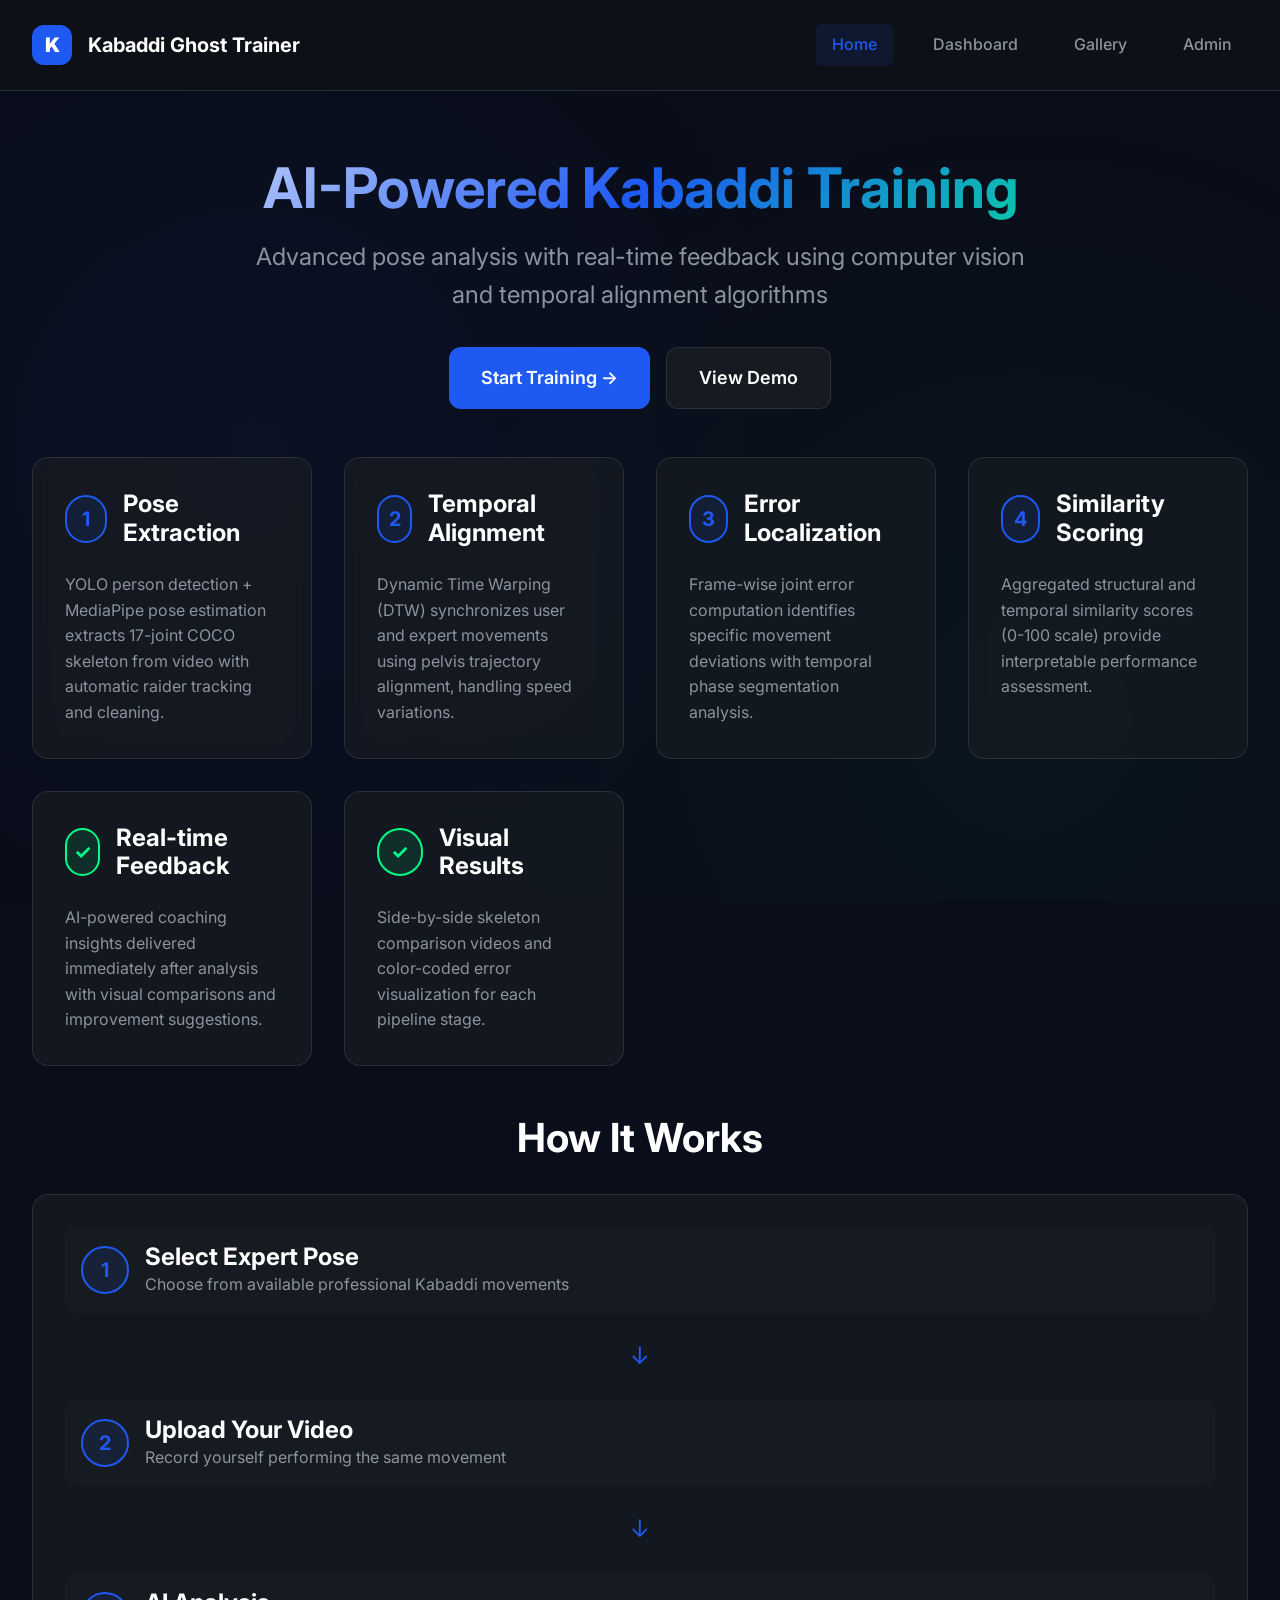
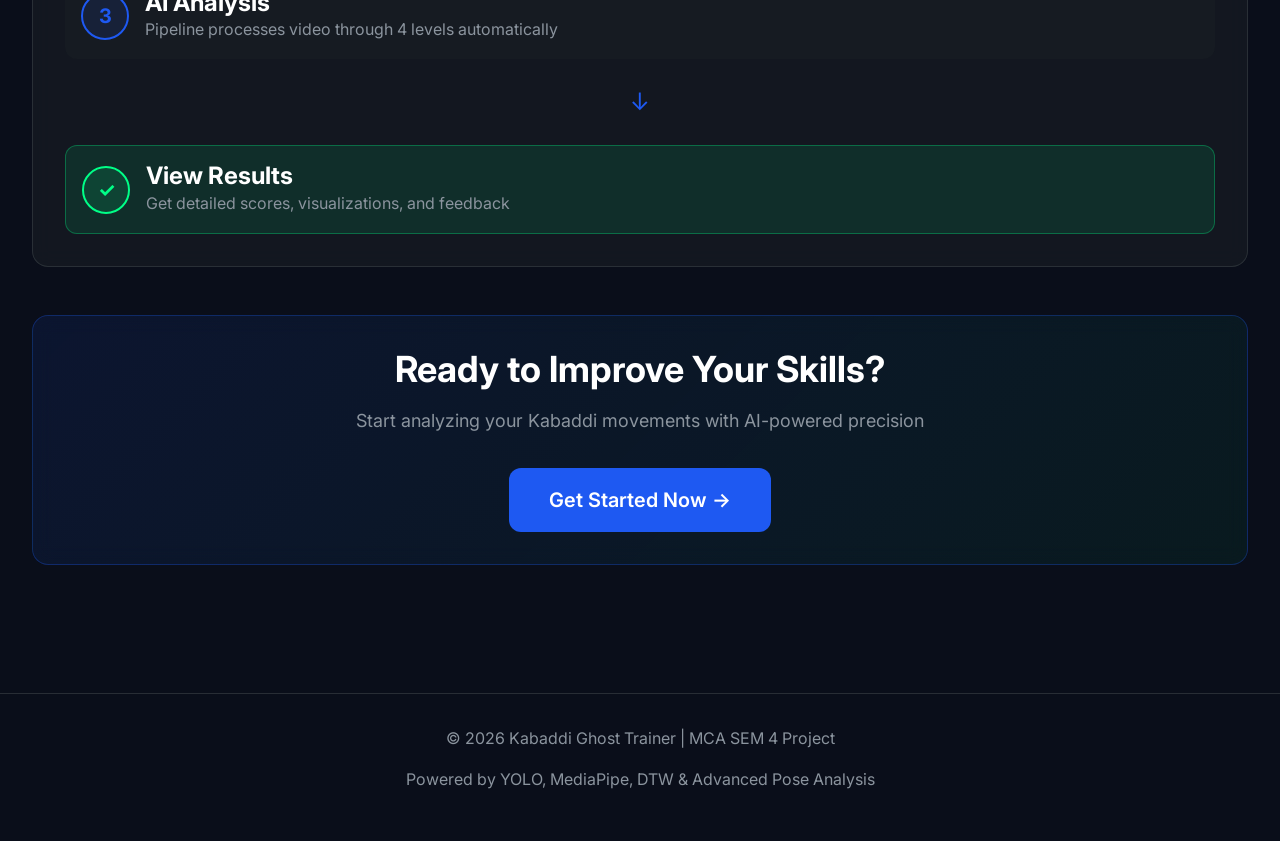
<file: frontend/index.html>
<!DOCTYPE html>
<html lang="en">
<head>
    <meta charset="UTF-8">
    <meta name="viewport" content="width=device-width, initial-scale=1.0">
    <title>Kabaddi Ghost Trainer - AI-Powered Movement Analysis</title>
    <link rel="stylesheet" href="style.css">
    <link rel="preconnect" href="https://fonts.googleapis.com">
    <link rel="preconnect" href="https://fonts.gstatic.com" crossorigin>
    <link href="https://fonts.googleapis.com/css2?family=Inter:wght@400;500;600;700;900&display=swap" rel="stylesheet">
</head>
<body>
    <!-- Header -->
    <header class="header">
        <div class="container header-content">
            <div class="logo">
                <div class="logo-icon">K</div>
                <span>Kabaddi Ghost Trainer</span>
            </div>
            <nav class="nav">
                <a href="index.html" class="nav-link active">Home</a>
                <a href="dashboard.html" class="nav-link">Dashboard</a>
                <a href="gallery.html" class="nav-link">Gallery</a>
                <a href="admin.html" class="nav-link">Admin</a>
            </nav>
        </div>
    </header>

    <!-- Hero Section -->
    <main class="container" style="padding-top: 4rem; padding-bottom: 4rem;">
        <section class="text-center mb-xl">
            <h1 class="fade-in" style="font-size: 3.5rem; margin-bottom: 1rem; background: linear-gradient(135deg, #ffffff 0%, #1e59f2 50%, #00ff87 100%); -webkit-background-clip: text; -webkit-text-fill-color: transparent;">
                AI-Powered Kabaddi Training
            </h1>
            <p class="fade-in" style="font-size: 1.5rem; color: var(--text-secondary); max-width: 800px; margin: 0 auto 2rem;">
                Advanced pose analysis with real-time feedback using computer vision and temporal alignment algorithms
            </p>
            <div class="fade-in" style="display: flex; gap: 1rem; justify-content: center; flex-wrap: wrap;">
                <a href="dashboard.html" class="btn btn-primary" style="font-size: 1.125rem; padding: 1rem 2rem;">
                    Start Training →
                </a>
                <a href="gallery.html" class="btn btn-secondary" style="font-size: 1.125rem; padding: 1rem 2rem;">
                    View Demo
                </a>
            </div>
        </section>

        <!-- Features Grid -->
        <section class="grid grid-3 mt-xl">
            <div class="card slide-in">
                <div class="card-header">
                    <div class="card-number">1</div>
                    <div>
                        <h3 class="card-title">Pose Extraction</h3>
                    </div>
                </div>
                <p class="card-description">
                    YOLO person detection + MediaPipe pose estimation extracts 17-joint COCO skeleton from video with automatic raider tracking and cleaning.
                </p>
            </div>

            <div class="card slide-in" style="animation-delay: 0.1s;">
                <div class="card-header">
                    <div class="card-number">2</div>
                    <div>
                        <h3 class="card-title">Temporal Alignment</h3>
                    </div>
                </div>
                <p class="card-description">
                    Dynamic Time Warping (DTW) synchronizes user and expert movements using pelvis trajectory alignment, handling speed variations.
                </p>
            </div>

            <div class="card slide-in" style="animation-delay: 0.2s;">
                <div class="card-header">
                    <div class="card-number">3</div>
                    <div>
                        <h3 class="card-title">Error Localization</h3>
                    </div>
                </div>
                <p class="card-description">
                    Frame-wise joint error computation identifies specific movement deviations with temporal phase segmentation analysis.
                </p>
            </div>

            <div class="card slide-in" style="animation-delay: 0.3s;">
                <div class="card-header">
                    <div class="card-number">4</div>
                    <div>
                        <h3 class="card-title">Similarity Scoring</h3>
                    </div>
                </div>
                <p class="card-description">
                    Aggregated structural and temporal similarity scores (0-100 scale) provide interpretable performance assessment.
                </p>
            </div>

            <div class="card slide-in" style="animation-delay: 0.4s;">
                <div class="card-header">
                    <div class="card-number success">✓</div>
                    <div>
                        <h3 class="card-title">Real-time Feedback</h3>
                    </div>
                </div>
                <p class="card-description">
                    AI-powered coaching insights delivered immediately after analysis with visual comparisons and improvement suggestions.
                </p>
            </div>

            <div class="card slide-in" style="animation-delay: 0.5s;">
                <div class="card-header">
                    <div class="card-number success">✓</div>
                    <div>
                        <h3 class="card-title">Visual Results</h3>
                    </div>
                </div>
                <p class="card-description">
                    Side-by-side skeleton comparison videos and color-coded error visualization for each pipeline stage.
                </p>
            </div>
        </section>

        <!-- Pipeline Overview -->
        <section class="mt-xl">
            <h2 class="text-center mb-lg" style="font-size: 2.5rem;">How It Works</h2>
            <div class="card">
                <div style="display: flex; flex-direction: column; gap: 1.5rem;">
                    <div style="display: flex; align-items: center; gap: 1rem; padding: 1rem; background: var(--bg-tertiary); border-radius: var(--radius-md);">
                        <div class="card-number">1</div>
                        <div>
                            <h4 style="margin: 0;">Select Expert Pose</h4>
                            <p style="margin: 0; color: var(--text-secondary);">Choose from available professional Kabaddi movements</p>
                        </div>
                    </div>

                    <div style="text-align: center; color: var(--accent-blue); font-size: 1.5rem;">↓</div>

                    <div style="display: flex; align-items: center; gap: 1rem; padding: 1rem; background: var(--bg-tertiary); border-radius: var(--radius-md);">
                        <div class="card-number">2</div>
                        <div>
                            <h4 style="margin: 0;">Upload Your Video</h4>
                            <p style="margin: 0; color: var(--text-secondary);">Record yourself performing the same movement</p>
                        </div>
                    </div>

                    <div style="text-align: center; color: var(--accent-blue); font-size: 1.5rem;">↓</div>

                    <div style="display: flex; align-items: center; gap: 1rem; padding: 1rem; background: var(--bg-tertiary); border-radius: var(--radius-md);">
                        <div class="card-number">3</div>
                        <div>
                            <h4 style="margin: 0;">AI Analysis</h4>
                            <p style="margin: 0; color: var(--text-secondary);">Pipeline processes video through 4 levels automatically</p>
                        </div>
                    </div>

                    <div style="text-align: center; color: var(--accent-blue); font-size: 1.5rem;">↓</div>

                    <div style="display: flex; align-items: center; gap: 1rem; padding: 1rem; background: var(--success-green-light); border-radius: var(--radius-md); border: 1px solid var(--border-success);">
                        <div class="card-number success">✓</div>
                        <div>
                            <h4 style="margin: 0;">View Results</h4>
                            <p style="margin: 0; color: var(--text-secondary);">Get detailed scores, visualizations, and feedback</p>
                        </div>
                    </div>
                </div>
            </div>
        </section>

        <!-- CTA Section -->
        <section class="text-center mt-xl">
            <div class="card" style="background: linear-gradient(135deg, rgba(30, 89, 242, 0.1) 0%, rgba(0, 255, 135, 0.05) 100%); border-color: var(--border-accent);">
                <h2 style="margin-bottom: 1rem;">Ready to Improve Your Skills?</h2>
                <p style="font-size: 1.125rem; margin-bottom: 2rem;">
                    Start analyzing your Kabaddi movements with AI-powered precision
                </p>
                <a href="dashboard.html" class="btn btn-primary" style="font-size: 1.25rem; padding: 1rem 2.5rem;">
                    Get Started Now →
                </a>
            </div>
        </section>
    </main>

    <!-- Footer -->
    <footer style="margin-top: 4rem; padding: 2rem 0; border-top: 1px solid var(--border-primary); text-align: center; color: var(--text-muted);">
        <div class="container">
            <p>© 2026 Kabaddi Ghost Trainer | MCA SEM 4 Project</p>
            <p style="margin-top: 0.5rem;">Powered by YOLO, MediaPipe, DTW & Advanced Pose Analysis</p>
        </div>
    </footer>

    <script src="app.js"></script>
</body>
</html>
</file>
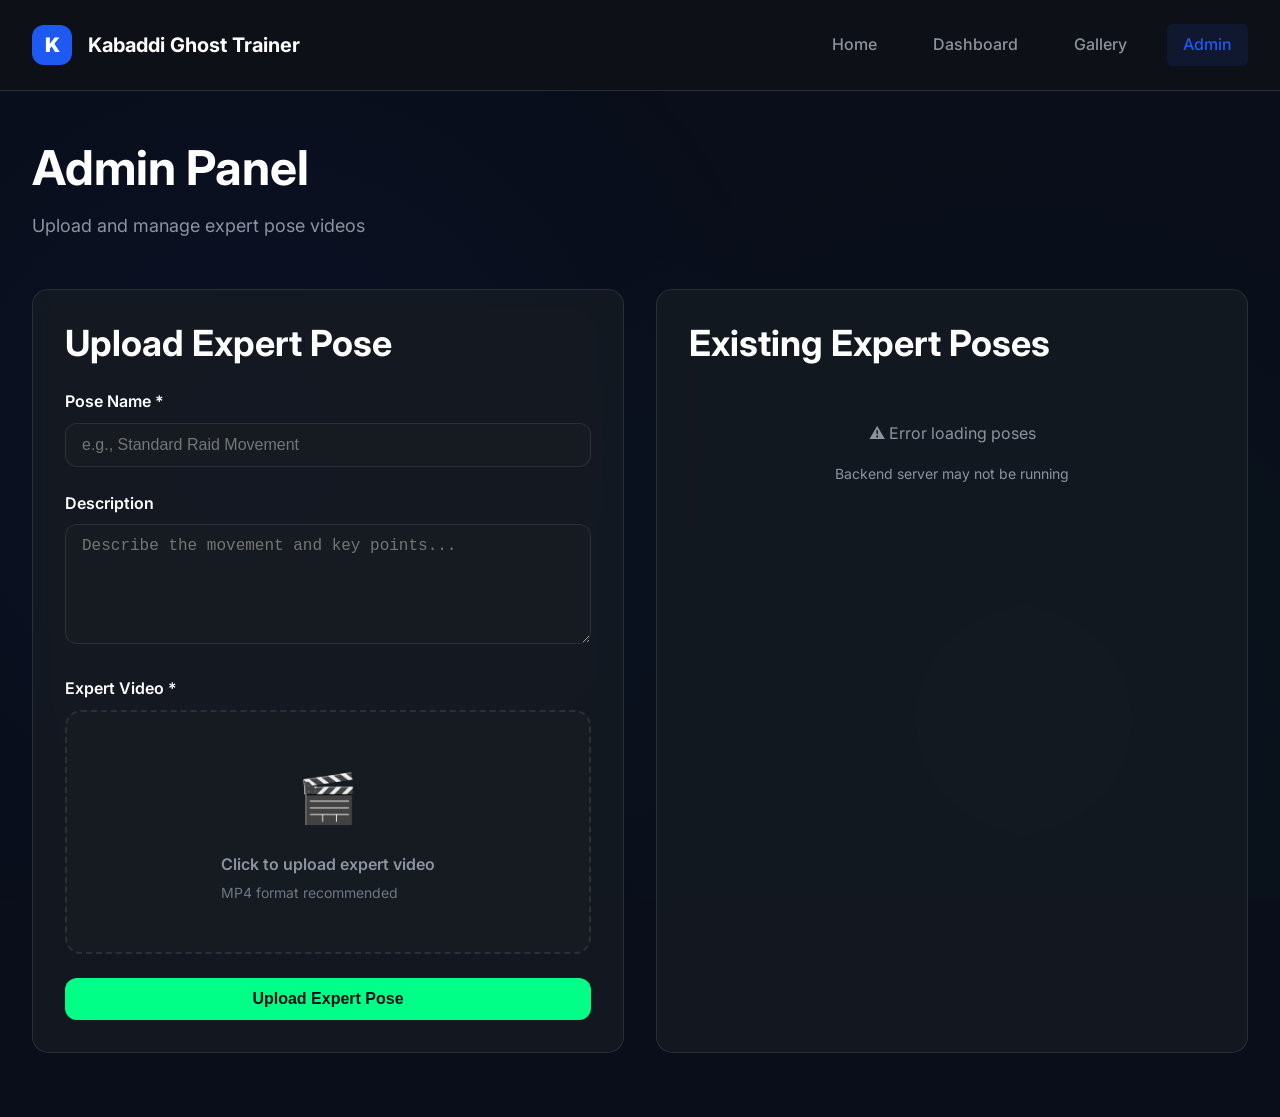
<file: frontend/admin.html>
<!DOCTYPE html>
<html lang="en">

<head>
    <meta charset="UTF-8">
    <meta name="viewport" content="width=device-width, initial-scale=1.0">
    <title>Admin Panel - Kabaddi Ghost Trainer</title>
    <link rel="stylesheet" href="style.css">
    <link href="https://fonts.googleapis.com/css2?family=Inter:wght@400;500;600;700;900&display=swap" rel="stylesheet">
</head>

<body>
    <!-- Header -->
    <header class="header">
        <div class="container header-content">
            <div class="logo">
                <div class="logo-icon">K</div>
                <span>Kabaddi Ghost Trainer</span>
            </div>
            <nav class="nav">
                <a href="index.html" class="nav-link">Home</a>
                <a href="dashboard.html" class="nav-link">Dashboard</a>
                <a href="gallery.html" class="nav-link">Gallery</a>
                <a href="admin.html" class="nav-link active">Admin</a>
            </nav>
        </div>
    </header>

    <!-- Main Content -->
    <main class="container" style="padding-top: 3rem; padding-bottom: 4rem;">
        <section class="mb-xl">
            <h1 class="fade-in">Admin Panel</h1>
            <p class="fade-in" style="font-size: 1.125rem; color: var(--text-secondary);">
                Upload and manage expert pose videos
            </p>
        </section>

        <div class="grid grid-2">
            <!-- Upload Form -->
            <div class="card">
                <h2 style="margin-bottom: 1.5rem;">Upload Expert Pose</h2>

                <form id="admin-upload-form">
                    <div class="form-group">
                        <label class="form-label">Pose Name *</label>
                        <input type="text" id="pose-name" class="form-input" placeholder="e.g., Standard Raid Movement"
                            required>
                    </div>

                    <div class="form-group">
                        <label class="form-label">Description</label>
                        <textarea id="pose-description" class="form-textarea"
                            placeholder="Describe the movement and key points..."></textarea>
                    </div>

                    <div class="form-group">
                        <label class="form-label">Expert Video *</label>
                        <div class="file-upload">
                            <input type="file" id="expert-video" class="file-upload-input" accept="video/*" required>
                            <label for="expert-video" class="file-upload-label">
                                <div class="file-upload-icon">🎬</div>
                                <div>
                                    <p style="font-weight: 600; margin-bottom: 0.25rem;">Click to upload expert video
                                    </p>
                                    <p style="font-size: 0.875rem; color: var(--text-muted); margin: 0;">MP4 format
                                        recommended</p>
                                </div>
                            </label>
                        </div>
                        <div id="admin-file-info" class="mt-sm hidden">
                            <p style="color: var(--success-green); font-size: 0.875rem;">
                                ✓ <span id="admin-file-name"></span>
                            </p>
                        </div>
                    </div>

                    <div id="admin-preview" class="form-group hidden">
                        <label class="form-label">Preview</label>
                        <div class="video-container">
                            <video id="admin-preview-player" class="video-player" controls></video>
                        </div>
                    </div>

                    <div id="admin-progress" class="form-group hidden">
                        <label class="form-label">Upload Progress</label>
                        <div class="progress-bar">
                            <div id="admin-progress-fill" class="progress-fill" style="width: 0%"></div>
                        </div>
                        <p id="admin-progress-text" class="text-center mt-sm" style="font-size: 0.875rem;"></p>
                    </div>

                    <button type="submit" class="btn btn-success" style="width: 100%;" id="admin-submit">
                        Upload Expert Pose
                    </button>
                </form>
            </div>

            <!-- Existing Poses -->
            <div class="card">
                <h2 style="margin-bottom: 1.5rem;">Existing Expert Poses</h2>
                <div id="existing-poses-list">
                    <div class="text-center" style="padding: 2rem;">
                        <div class="spinner" style="margin: 0 auto 1rem;"></div>
                        <p style="color: var(--text-secondary);">Loading poses...</p>
                    </div>
                </div>
            </div>
        </div>
    </main>

    <script src="app.js"></script>
    <script>
        // Load existing poses
        document.addEventListener('DOMContentLoaded', async () => {
            await loadExistingPoses();
        });

        const expertVideoInput = document.getElementById('expert-video');
        const adminFileInfo = document.getElementById('admin-file-info');
        const adminPreview = document.getElementById('admin-preview');
        const adminPreviewPlayer = document.getElementById('admin-preview-player');

        expertVideoInput.addEventListener('change', (e) => {
            const file = e.target.files[0];
            if (!file) return;

            document.getElementById('admin-file-name').textContent = file.name;
            adminFileInfo.classList.remove('hidden');

            const url = URL.createObjectURL(file);
            adminPreviewPlayer.src = url;
            adminPreview.classList.remove('hidden');
        });

        const adminForm = document.getElementById('admin-upload-form');
        const adminSubmit = document.getElementById('admin-submit');
        const adminProgress = document.getElementById('admin-progress');
        const adminProgressFill = document.getElementById('admin-progress-fill');
        const adminProgressText = document.getElementById('admin-progress-text');

        adminForm.addEventListener('submit', async (e) => {
            e.preventDefault();

            const name = document.getElementById('pose-name').value;
            const description = document.getElementById('pose-description').value;
            const video = expertVideoInput.files[0];

            if (!video) {
                alert('Please select a video file');
                return;
            }

            adminProgress.classList.remove('hidden');
            adminSubmit.disabled = true;
            adminSubmit.textContent = 'Uploading...';

            const formData = new FormData();
            formData.append('name', name);
            formData.append('description', description);
            formData.append('video', video);

            try {
                adminProgressText.textContent = 'Uploading expert pose...';

                const response = await fetch('http://localhost:5000/api/admin/upload-expert', {
                    method: 'POST',
                    body: formData
                });

                if (!response.ok) throw new Error('Upload failed');

                const result = await response.json();
                adminProgressFill.style.width = '100%';
                adminProgressText.textContent = 'Upload complete!';

                setTimeout(() => {
                    adminForm.reset();
                    adminFileInfo.classList.add('hidden');
                    adminPreview.classList.add('hidden');
                    adminProgress.classList.add('hidden');
                    adminSubmit.disabled = false;
                    adminSubmit.textContent = 'Upload Expert Pose';
                    loadExistingPoses();
                }, 1500);

            } catch (error) {
                console.error('Error:', error);
                alert('Upload failed: ' + error.message);
                adminSubmit.disabled = false;
                adminSubmit.textContent = 'Upload Expert Pose';
                adminProgress.classList.add('hidden');
            }
        });

        async function loadExistingPoses() {
            const list = document.getElementById('existing-poses-list');

            try {
                const response = await fetch('http://localhost:5000/api/poses');
                const poses = await response.json();

                if (poses.length === 0) {
                    list.innerHTML = `
                        <div class="text-center" style="padding: 2rem; color: var(--text-secondary);">
                            <p style="font-size: 3rem; margin-bottom: 1rem; opacity: 0.3;">📹</p>
                            <p>No expert poses uploaded yet</p>
                        </div>
                    `;
                    return;
                }

                list.innerHTML = poses.map(pose => `
                    <div style="padding: 1rem; background: var(--bg-tertiary); border-radius: var(--radius-md); margin-bottom: 0.75rem; display: flex; justify-content: space-between; align-items: center;">
                        <div>
                            <p style="font-weight: 600; margin: 0 0 0.25rem 0;">${pose.name}</p>
                            <p style="font-size: 0.875rem; color: var(--text-muted); margin: 0;">${pose.description || 'No description'}</p>
                        </div>
                        <span class="badge badge-success">
                            <span class="badge-dot"></span>
                            Active
                        </span>
                    </div>
                `).join('');

            } catch (error) {
                console.error('Error loading poses:', error);
                list.innerHTML = `
                    <div class="text-center" style="padding: 2rem; color: var(--text-secondary);">
                        <p>⚠️ Error loading poses</p>
                        <p style="font-size: 0.875rem; margin-top: 0.5rem;">Backend server may not be running</p>
                    </div>
                `;
            }
        }
    </script>
</body>

</html>
</file>
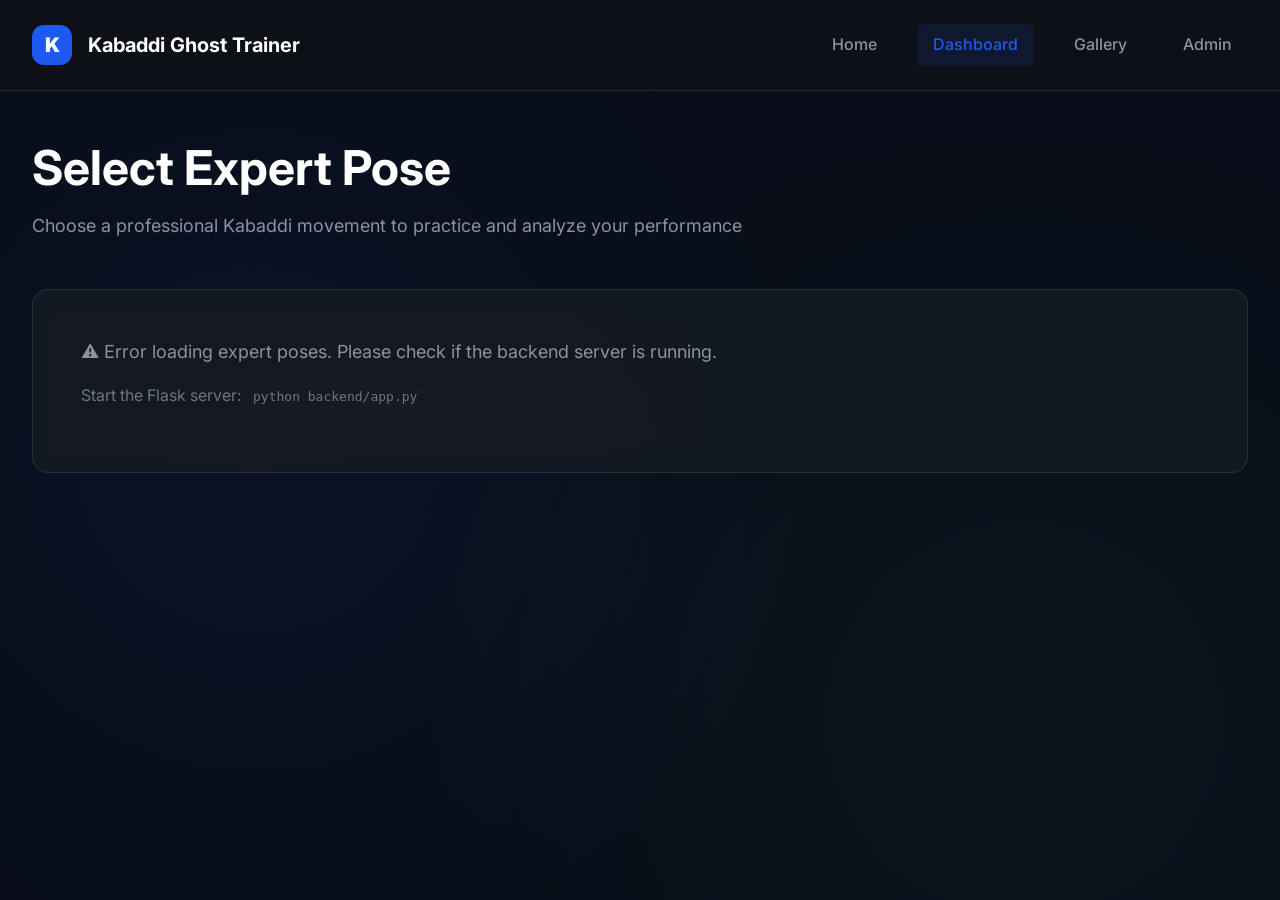
<file: frontend/dashboard.html>
<!DOCTYPE html>
<html lang="en">

<head>
    <meta charset="UTF-8">
    <meta name="viewport" content="width=device-width, initial-scale=1.0">
    <title>User Dashboard - Kabaddi Ghost Trainer</title>
    <link rel="stylesheet" href="style.css">
    <link href="https://fonts.googleapis.com/css2?family=Inter:wght@400;500;600;700;900&display=swap" rel="stylesheet">
</head>

<body>
    <!-- Header -->
    <header class="header">
        <div class="container header-content">
            <div class="logo">
                <div class="logo-icon">K</div>
                <span>Kabaddi Ghost Trainer</span>
            </div>
            <nav class="nav">
                <a href="index.html" class="nav-link">Home</a>
                <a href="dashboard.html" class="nav-link active">Dashboard</a>
                <a href="gallery.html" class="nav-link">Gallery</a>
                <a href="admin.html" class="nav-link">Admin</a>
            </nav>
        </div>
    </header>

    <!-- Main Content -->
    <main class="container" style="padding-top: 3rem; padding-bottom: 4rem;">
        <section class="mb-xl">
            <h1 class="fade-in">Select Expert Pose</h1>
            <p class="fade-in" style="font-size: 1.125rem; margin-bottom: 2rem;">
                Choose a professional Kabaddi movement to practice and analyze your performance
            </p>
        </section>

        <!-- Loading State -->
        <div id="loading" class="text-center" style="padding: 4rem;">
            <div class="spinner" style="margin: 0 auto 1rem;"></div>
            <p style="color: var(--text-secondary);">Loading expert poses...</p>
        </div>

        <!-- Expert Poses Grid -->
        <div id="poses-grid" class="grid grid-3 hidden">
            <!-- Poses will be loaded dynamically -->
        </div>

        <!-- Empty State -->
        <div id="empty-state" class="hidden">
            <div class="card text-center" style="padding: 4rem 2rem;">
                <div style="font-size: 4rem; margin-bottom: 1rem; opacity: 0.3;">📹</div>
                <h3 style="margin-bottom: 1rem;">No Expert Poses Available</h3>
                <p style="color: var(--text-secondary); margin-bottom: 2rem;">
                    Admin needs to upload expert pose videos first
                </p>
                <a href="admin.html" class="btn btn-primary">Go to Admin Panel</a>
            </div>
        </div>
    </main>

    <script src="app.js"></script>
    <script>
        // Load expert poses on page load
        document.addEventListener('DOMContentLoaded', async () => {
            await loadExpertPoses();
        });

        async function loadExpertPoses() {
            const loading = document.getElementById('loading');
            const grid = document.getElementById('poses-grid');
            const emptyState = document.getElementById('empty-state');

            try {
                const response = await fetch('http://localhost:5000/api/poses');
                const poses = await response.json();

                loading.classList.add('hidden');

                if (poses.length === 0) {
                    emptyState.classList.remove('hidden');
                    return;
                }

                grid.classList.remove('hidden');
                grid.innerHTML = poses.map((pose, index) => `
                    <div class="card slide-in" style="animation-delay: ${index * 0.05}s; cursor: pointer;" onclick="selectPose('${pose.id}', '${pose.name}')">
                        <div class="video-container" style="margin-bottom: 1rem;">
                            <video 
                                class="video-player" 
                                poster="http://localhost:5000${pose.thumbnail}"
                                onmouseover="this.play()" 
                                onmouseout="this.pause();this.currentTime=0;"
                                loop
                                muted
                            >
                                <source src="http://localhost:5000${pose.video_url}" type="video/mp4">
                            </video>
                        </div>
                        <div class="card-header" style="margin-bottom: 0.5rem;">
                            <div class="card-number">${index + 1}</div>
                            <div>
                                <h3 class="card-title" style="font-size: 1.25rem; margin: 0;">${pose.name}</h3>
                            </div>
                        </div>
                        <p class="card-description" style="margin-bottom: 1rem;">
                            ${pose.description || 'Professional Kabaddi movement'}
                        </p>
                        <div style="display: flex; justify-content: space-between; align-items: center; font-size: 0.875rem; color: var(--text-muted);">
                            <span>Duration: ${pose.duration || 'N/A'}</span>
                            <span class="badge badge-info">
                                <span class="badge-dot"></span>
                                Expert
                            </span>
                        </div>
                    </div>
                `).join('');

            } catch (error) {
                console.error('Error loading poses:', error);
                loading.classList.add('hidden');
                grid.innerHTML = `
                    <div class="card" style="grid-column: 1 / -1; text-center; padding: 3rem;">
                        <p style="color: var(--text-secondary); font-size: 1.125rem;">
                            ⚠️ Error loading expert poses. Please check if the backend server is running.
                        </p>
                        <p style="color: var(--text-muted); margin-top: 1rem;">
                            Start the Flask server: <code style="background: var(--bg-tertiary); padding: 0.25rem 0.5rem; border-radius: 4px;">python backend/app.py</code>
                        </p>
                    </div>
                `;
                grid.classList.remove('hidden');
            }
        }

        function selectPose(poseId, poseName) {
            // Store selected pose in sessionStorage
            sessionStorage.setItem('selectedPoseId', poseId);
            sessionStorage.setItem('selectedPoseName', poseName);

            // Navigate to upload page
            window.location.href = 'upload.html';
        }
    </script>
</body>

</html>
</file>
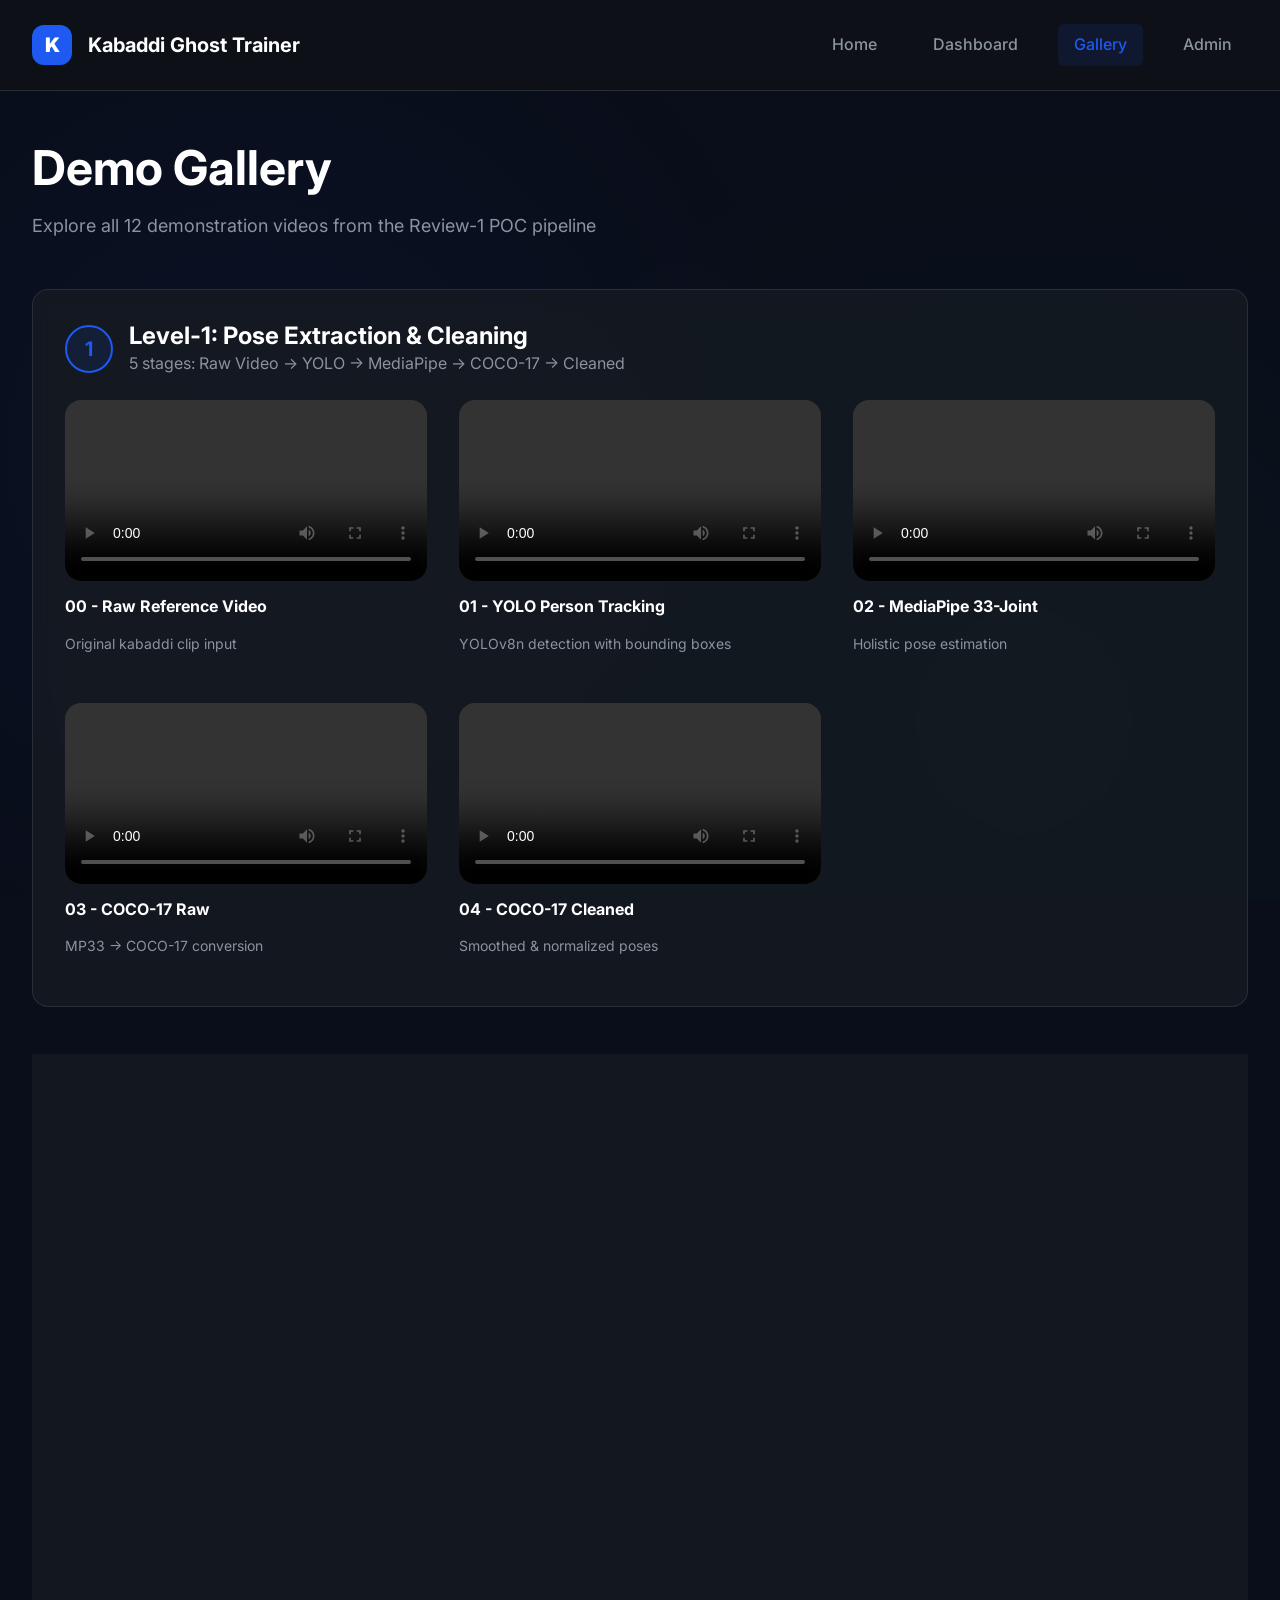
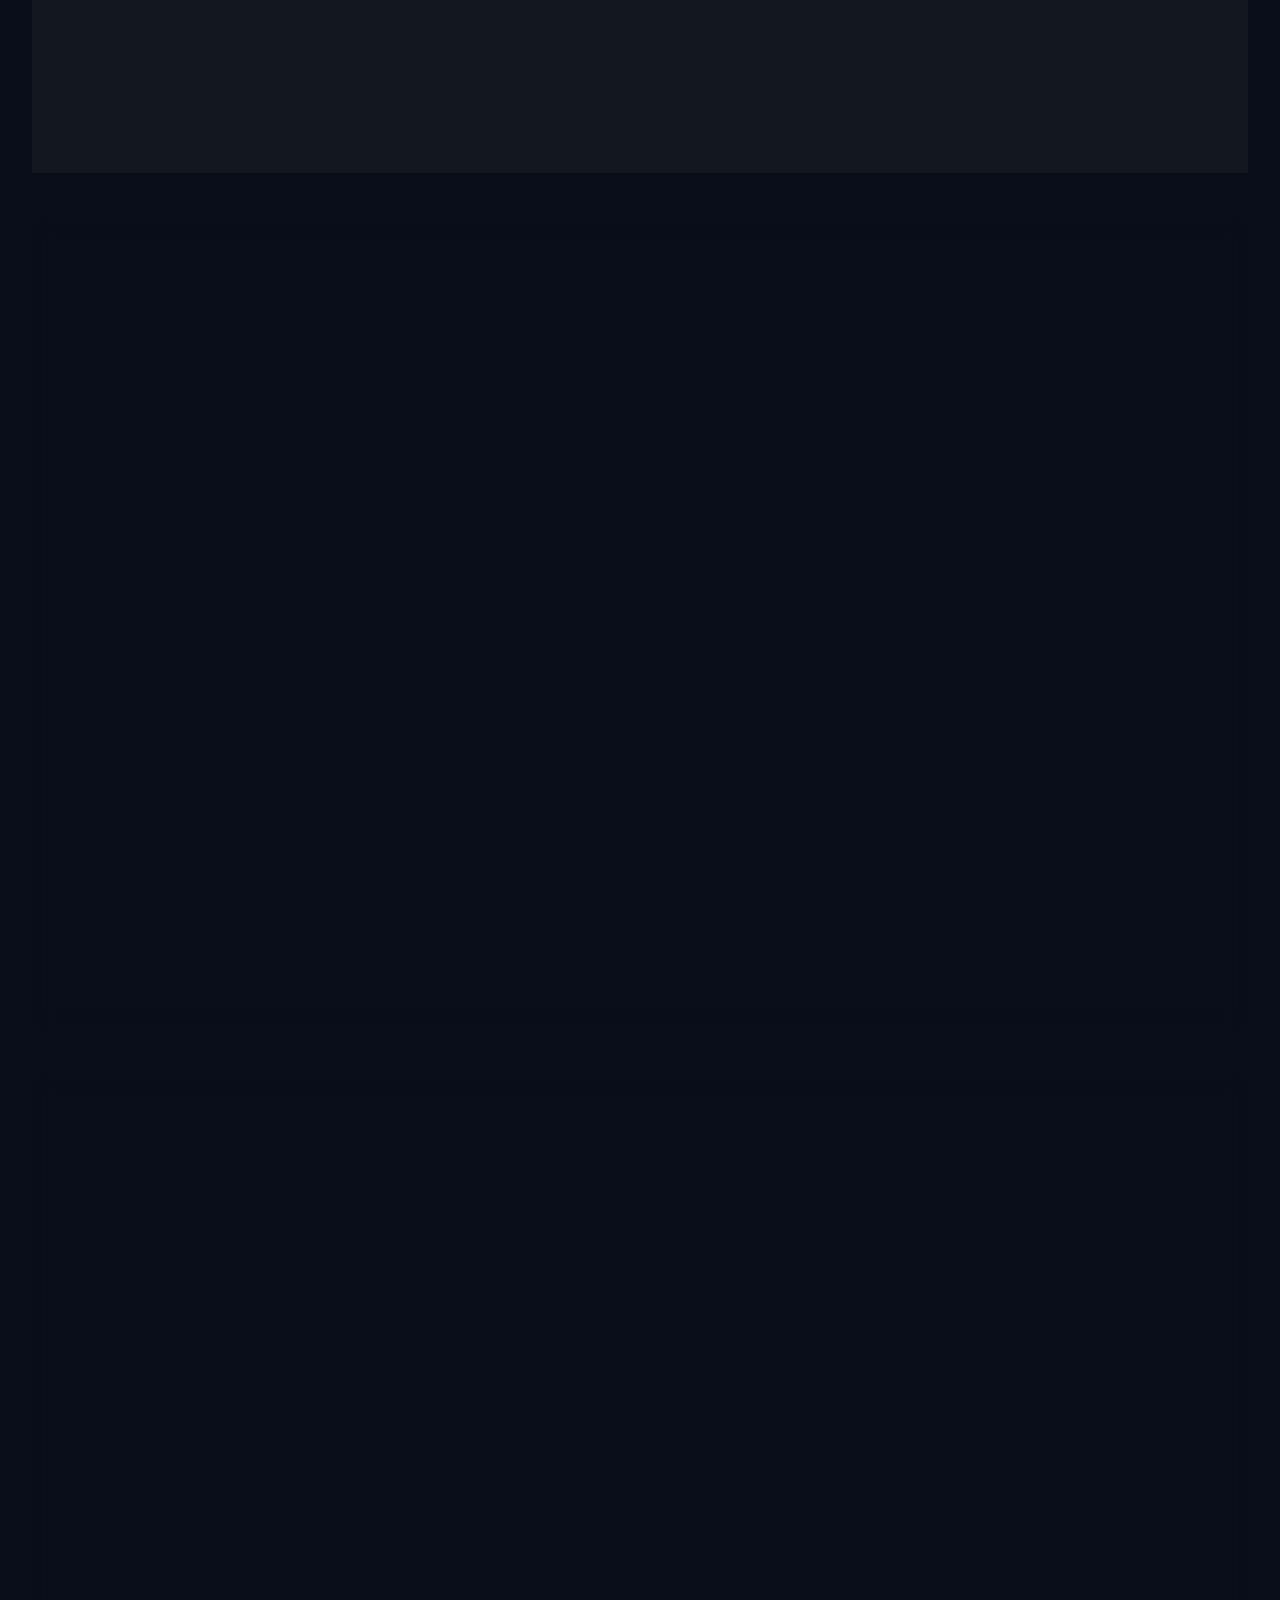
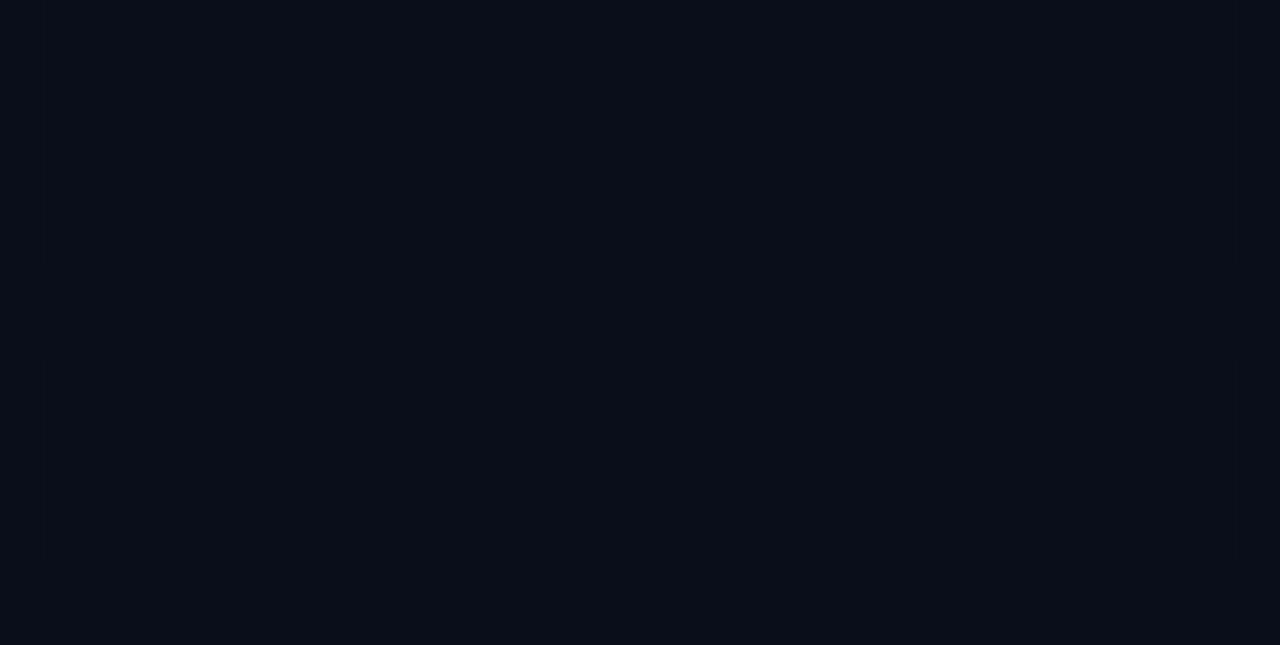
<file: frontend/gallery.html>
<!DOCTYPE html>
<html lang="en">

<head>
 <meta charset="UTF-8">
 <meta name="viewport" content="width=device-width, initial-scale=1.0">
 <title>Demo Gallery - Kabaddi Ghost Trainer</title>
 <link rel="stylesheet" href="style.css">
 <link href="https://fonts.googleapis.com/css2?family=Inter:wght@400;500;600;700;900&display=swap" rel="stylesheet">
</head>

<body>
 <!-- Header -->
 <header class="header">
  <div class="container header-content">
   <div class="logo">
    <div class="logo-icon">K</div>
    <span>Kabaddi Ghost Trainer</span>
   </div>
   <nav class="nav">
    <a href="index.html" class="nav-link">Home</a>
    <a href="dashboard.html" class="nav-link">Dashboard</a>
    <a href="gallery.html" class="nav-link active">Gallery</a>
    <a href="admin.html" class="nav-link">Admin</a>
   </nav>
  </div>
 </header>

 <!-- Main Content -->
 <main class="container" style="padding-top: 3rem; padding-bottom: 4rem;">
  <section class="mb-xl">
   <h1 class="fade-in">Demo Gallery</h1>
   <p class="fade-in" style="font-size: 1.125rem; color: var(--text-secondary);">
    Explore all 12 demonstration videos from the Review-1 POC pipeline
   </p>
  </section>

  <!-- Level 1: Pose Extraction -->
  <section class="mb-xl">
   <div class="card">
    <div class="card-header mb-md">
     <div class="card-number">1</div>
     <div>
      <h2 class="card-title">Level-1: Pose Extraction & Cleaning</h2>
      <p class="card-description">5 stages: Raw Video → YOLO → MediaPipe → COCO-17 → Cleaned</p>
     </div>
    </div>

    <div class="grid grid-3">
     <div class="video-card">
      <div class="video-container">
       <video class="video-player" controls>
        <source src="http://localhost:5000/review1/level1_pose/outputs/00_raw_reference.mp4" type="video/mp4">
       </video>
      </div>
      <h4 style="margin-top: 1rem; font-size: 1rem;">00 - Raw Reference Video</h4>
      <p style="font-size: 0.875rem; color: var(--text-secondary);">Original kabaddi clip input</p>
     </div>

     <div class="video-card">
      <div class="video-container">
       <video class="video-player" controls>
        <source src="http://localhost:5000/review1/level1_pose/outputs/01_yolo_tracking.mp4" type="video/mp4">
       </video>
      </div>
      <h4 style="margin-top: 1rem; font-size: 1rem;">01 - YOLO Person Tracking</h4>
      <p style="font-size: 0.875rem; color: var(--text-secondary);">YOLOv8n detection with bounding boxes</p>
     </div>

     <div class="video-card">
      <div class="video-container">
       <video class="video-player" controls>
        <source src="http://localhost:5000/review1/level1_pose/outputs/02_mediapipe_mp33.mp4" type="video/mp4">
       </video>
      </div>
      <h4 style="margin-top: 1rem; font-size: 1rem;">02 - MediaPipe 33-Joint</h4>
      <p style="font-size: 0.875rem; color: var(--text-secondary);">Holistic pose estimation</p>
     </div>

     <div class="video-card">
      <div class="video-container">
       <video class="video-player" controls>
        <source src="http://localhost:5000/review1/level1_pose/outputs/03_coco17_raw.mp4" type="video/mp4">
       </video>
      </div>
      <h4 style="margin-top: 1rem; font-size: 1rem;">03 - COCO-17 Raw</h4>
      <p style="font-size: 0.875rem; color: var(--text-secondary);">MP33 → COCO-17 conversion</p>
     </div>

     <div class="video-card">
      <div class="video-container">
       <video class="video-player" controls>
        <source src="http://localhost:5000/review1/level1_pose/outputs/04_coco17_cleaned.mp4" type="video/mp4">
       </video>
      </div>
      <h4 style="margin-top: 1rem; font-size: 1rem;">04 - COCO-17 Cleaned</h4>
      <p style="font-size: 0.875rem; color: var(--text-secondary);">Smoothed & normalized poses</p>
     </div>
    </div>
   </div>
  </section>

  <!-- Level 2: Temporal Alignment -->
  <section class="mb-xl">
   <div class="card">
    <div class="card-header mb-md">
     <div class="card-number">2</div>
     <div>
      <h2 class="card-title">Level-2: Temporal Alignment (DTW)</h2>
      <p class="card-description">4 user comparisons with expert pose using pelvis-based DTW</p>
     </div>
    </div>

    <div class="grid grid-2">
     <div class="video-card">
      <div class="video-container">
       <video class="video-player" controls>
        <source src="http://localhost:5000/review1/level2/Outputs/output_temporal_alignment_user1.mp4" type="video/mp4">
       </video>
      </div>
      <h4 style="margin-top: 1rem; font-size: 1rem;">User 1 - DTW Alignment</h4>
      <p style="font-size: 0.875rem; color: var(--text-secondary);">Expert vs User 1 side-by-side</p>
     </div>

     <div class="video-card">
      <div class="video-container">
       <video class="video-player" controls>
        <source src="http://localhost:5000/review1/level2/Outputs/output_temporal_alignment_user2.mp4" type="video/mp4">
       </video>
      </div>
      <h4 style="margin-top: 1rem; font-size: 1rem;">User 2 - DTW Alignment</h4>
      <p style="font-size: 0.875rem; color: var(--text-secondary);">Expert vs User 2 side-by-side</p>
     </div>

     <div class="video-card">
      <div class="video-container">
       <video class="video-player" controls>
        <source src="http://localhost:5000/review1/level2/Outputs/output_temporal_alignment_user3.mp4" type="video/mp4">
       </video>
      </div>
      <h4 style="margin-top: 1rem; font-size: 1rem;">User 3 - DTW Alignment</h4>
      <p style="font-size: 0.875rem; color: var(--text-secondary);">Expert vs User 3 side-by-side</p>
     </div>

     <div class="video-card">
      <div class="video-container">
       <video class="video-player" controls>
        <source src="http://localhost:5000/review1/level2/Outputs/output_temporal_alignment_user4.mp4" type="video/mp4">
       </video>
      </div>
      <h4 style="margin-top: 1rem; font-size: 1rem;">User 4 - DTW Alignment</h4>
      <p style="font-size: 0.875rem; color: var(--text-secondary);">Expert vs User 4 side-by-side</p>
     </div>
    </div>
   </div>
  </section>

  <!-- Level 3: Error Localization -->
  <section class="mb-xl">
   <div class="card">
    <div class="card-header mb-md">
     <div class="card-number">3</div>
     <div>
      <h2 class="card-title">Level-3: Error Localization</h2>
      <p class="card-description">Joint-wise error computation with color-coded visualization</p>
     </div>
    </div>

    <div class="grid grid-2">
     <div class="video-card">
      <div class="video-container">
       <video class="video-player" controls>
        <source src="http://localhost:5000/review1/visualization/level3/output_error_localization.mp4" type="video/mp4">
       </video>
      </div>
      <h4 style="margin-top: 1rem; font-size: 1rem;">Error Visualization</h4>
      <p style="font-size: 0.875rem; color: var(--text-secondary);">Color-coded skeleton (green=good, red=error)</p>
     </div>
    </div>
   </div>
  </section>

  <!-- Level 4: Similarity Scoring -->
  <section class="mb-xl">
   <div class="card">
    <div class="card-header mb-md">
     <div class="card-number success">4</div>
     <div>
      <h2 class="card-title">Level-4: Similarity Scoring</h2>
      <p class="card-description">Final performance scores with HUD overlay</p>
     </div>
    </div>

    <div class="grid grid-2">
     <div class="video-card">
      <div class="video-container">
       <video class="video-player" controls>
        <source src="http://localhost:5000/review1/visualization/level4/output_scoring_summary.mp4" type="video/mp4">
       </video>
      </div>
      <h4 style="margin-top: 1rem; font-size: 1rem;">Scoring Summary</h4>
      <p style="font-size: 0.875rem; color: var(--text-secondary);">Structural, temporal & overall scores</p>
     </div>
    </div>
   </div>
  </section>

  <!-- Summary -->
  <section class="text-center">
   <div class="card"
    style="background: linear-gradient(135deg, rgba(30, 89, 242, 0.1) 0%, rgba(0, 255, 135, 0.05) 100%);">
    <h2 style="margin-bottom: 1rem;">Ready to Try It Yourself?</h2>
    <p style="font-size: 1.125rem; margin-bottom: 2rem; color: var(--text-secondary);">
     Upload your own video and get detailed AI-powered analysis
    </p>
    <a href="dashboard.html" class="btn btn-primary" style="font-size: 1.125rem; padding: 1rem 2rem;">
     Start Your Analysis →
    </a>
   </div>
  </section>
 </main>

 <script src="app.js"></script>
</body>

</html>
</file>
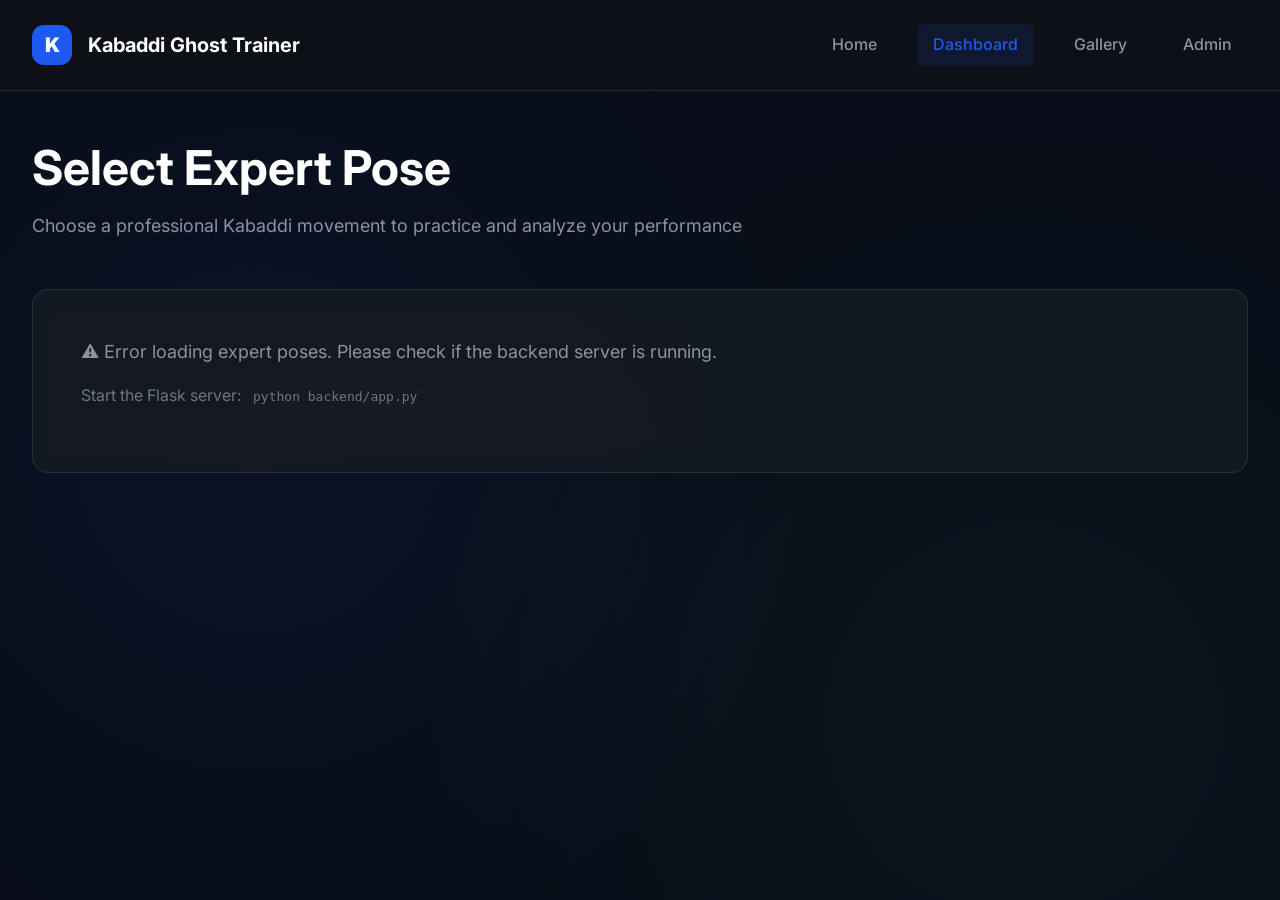
<file: frontend/results.html>
<!DOCTYPE html>
<html lang="en">

<head>
    <meta charset="UTF-8">
    <meta name="viewport" content="width=device-width, initial-scale=1.0">
    <title>Analysis Results - Kabaddi Ghost Trainer</title>
    <link rel="stylesheet" href="style.css">
    <link href="https://fonts.googleapis.com/css2?family=Inter:wght@400;500;600;700;900&display=swap" rel="stylesheet">
</head>

<body>
    <!-- Header -->
    <header class="header">
        <div class="container header-content">
            <div class="logo">
                <div class="logo-icon">K</div>
                <span>Kabaddi Ghost Trainer</span>
            </div>
            <nav class="nav">
                <a href="index.html" class="nav-link">Home</a>
                <a href="dashboard.html" class="nav-link">Dashboard</a>
                <a href="gallery.html" class="nav-link">Gallery</a>
                <a href="admin.html" class="nav-link">Admin</a>
            </nav>
        </div>
    </header>

    <!-- Main Content -->
    <main class="container" style="padding-top: 3rem; padding-bottom: 4rem;">
        <!-- Header Section -->
        <section class="mb-xl">
            <a href="dashboard.html"
                style="display: inline-flex; align-items: center; gap: 0.5rem; color: var(--accent-blue); margin-bottom: 1rem;">
                ← New Analysis
            </a>
            <h1 class="fade-in">Your Performance Analysis</h1>
            <p class="fade-in" style="font-size: 1.125rem; color: var(--text-secondary);">
                Complete AI-powered movement analysis with step-by-step transformation
            </p>
        </section>

        <!-- Performance Scores -->
        <div class="card mb-xl"
            style="background: linear-gradient(135deg, rgba(30, 89, 242, 0.1) 0%, rgba(0, 255, 135, 0.05) 100%);">
            <h2 style="margin-bottom: 1.5rem;">📊 Performance Scores</h2>
            <div class="grid grid-3">
                <div
                    style="text-align: center; padding: 1.5rem; background: var(--bg-card); border-radius: var(--radius-md);">
                    <p style="font-size: 0.875rem; color: var(--text-secondary); margin-bottom: 0.5rem;">Structural</p>
                    <p id="structural-score"
                        style="font-size: 3rem; font-weight: 900; margin: 0; background: linear-gradient(135deg, #ffffff, var(--accent-blue)); -webkit-background-clip: text; -webkit-text-fill-color: transparent; background-clip: text;">
                        --</p>
                    <p style="font-size: 0.875rem; color: var(--text-muted); margin-top: 0.5rem;">Position Accuracy</p>
                </div>
                <div
                    style="text-align: center; padding: 1.5rem; background: var(--bg-card); border-radius: var(--radius-md);">
                    <p style="font-size: 0.875rem; color: var(--text-secondary); margin-bottom: 0.5rem;">Temporal</p>
                    <p id="temporal-score"
                        style="font-size: 3rem; font-weight: 900; margin: 0; background: linear-gradient(135deg, #ffffff, var(--accent-blue)); -webkit-background-clip: text; -webkit-text-fill-color: transparent; background-clip: text;">
                        --</p>
                    <p style="font-size: 0.875rem; color: var(--text-muted); margin-top: 0.5rem;">Motion Consistency</p>
                </div>
                <div
                    style="text-align: center; padding: 1.5rem; background: var(--bg-card); border-radius: var(--radius-md); border: 2px solid var(--border-success);">
                    <p style="font-size: 0.875rem; color: var(--success-green); margin-bottom: 0.5rem;">Overall</p>
                    <p id="overall-score"
                        style="font-size: 3rem; font-weight: 900; margin: 0; background: linear-gradient(135deg, var(--success-green), #ffffff); -webkit-background-clip: text; -webkit-text-fill-color: transparent; background-clip: text;">
                        --</p>
                    <p style="font-size: 0.875rem; color: var(--text-muted); margin-top: 0.5rem;">Combined Score</p>
                </div>
            </div>
        </div>

        <!-- Level-1: Raw Video -->
        <section class="mb-xl">
            <div class="card">
                <div class="card-header mb-md">
                    <div class="card-number">1</div>
                    <div>
                        <h2 class="card-title">Level-1: Your Uploaded Video</h2>
                        <p class="card-description">Original kabaddi movement input</p>
                    </div>
                </div>

                <div class="video-container" style="max-width: 800px; margin: 0 auto;">
                    <video id="level1-raw" class="video-player" controls>
                        <source id="level1-raw-src" type="video/mp4">
                    </video>
                </div>
                <p style="text-align: center; margin-top: 1rem; color: var(--text-secondary);">
                    Raw uploaded movement (unprocessed)
                </p>
            </div>
        </section>

        <!-- Level-2: DTW Alignment -->
        <section class="mb-xl">
            <div class="card">
                <div class="card-header mb-md">
                    <div class="card-number">2</div>
                    <div>
                        <h2 class="card-title">Level-2: Temporal Alignment (DTW)</h2>
                        <p class="card-description">Side-by-side comparison using pelvis-based DTW</p>
                    </div>
                </div>

                <div class="video-container" style="max-width: 1000px; margin: 0 auto;">
                    <video id="level2-alignment" class="video-player" controls>
                        <source id="level2-alignment-src" type="video/mp4">
                    </video>
                </div>
                <p style="text-align: center; margin-top: 1rem; color: var(--text-secondary);">
                    Expert (green) vs Your Movement (cyan) - Temporally aligned
                </p>
            </div>
        </section>

        <!-- Level-3: Error Localization -->
        <section class="mb-xl">
            <div class="card">
                <div class="card-header mb-md">
                    <div class="card-number">3</div>
                    <div>
                        <h2 class="card-title">Level-3: Error Localization</h2>
                        <p class="card-description">Color-coded skeleton showing joint-wise errors</p>
                    </div>
                </div>

                <div class="video-container" style="max-width: 800px; margin: 0 auto;">
                    <video id="level3-errors" class="video-player" controls>
                        <source id="level3-errors-src" type="video/mp4">
                    </video>
                </div>
                <p style="text-align: center; margin-top: 1rem; color: var(--text-secondary);">
                    Phase-based analysis: EARLY → MID → LATE
                </p>
            </div>
        </section>

        <!-- Level-4: Similarity Scoring -->
        <section class="mb-xl">
            <div class="card">
                <div class="card-header mb-md">
                    <div class="card-number">4</div>
                    <div>
                        <h2 class="card-title">Level-4: Similarity Scoring</h2>
                        <p class="card-description">Final performance scores with HUD overlay</p>
                    </div>
                </div>

                <div class="video-container" style="max-width: 800px; margin: 0 auto;">
                    <video id="level4-scoring" class="video-player" controls>
                        <source id="level4-scoring-src" type="video/mp4">
                    </video>
                </div>
                <p style="text-align: center; margin-top: 1rem; color: var(--text-secondary);">
                    Performance summary with structural, temporal, and overall scores
                </p>
            </div>
        </section>

        <!-- AI Coaching Feedback -->
        <section class="mb-xl">
            <div class="card"
                style="background: linear-gradient(135deg, rgba(30, 89, 242, 0.05) 0%, rgba(138, 43, 226, 0.05) 100%);">
                <div class="card-header mb-md">
                    <div class="card-number">🤖</div>
                    <div>
                        <h2 class="card-title">AI Coaching Feedback</h2>
                        <p class="card-description">Personalized coaching insights generated by AI</p>
                    </div>
                </div>

                <!-- Generate Buttons -->
                <div class="text-center mb-md"
                    style="display: flex; gap: 1rem; justify-content: center; flex-wrap: wrap;">
                    <button id="generate-feedback-btn" class="btn btn-primary" style="min-width: 200px;">
                        🎯 Generate AI Feedback
                    </button>
                    <button id="raw-feedback-btn" class="btn btn-secondary"
                        style="min-width: 200px; background: #6b7280; border-color: #6b7280;">
                        🧪 Raw LLM (No Context)
                    </button>
                    <button id="compare-btn" class="btn btn-secondary"
                        style="min-width: 200px; background: linear-gradient(135deg, #1e59f2, #8a2be2); border: none;">
                        📊 Compare & Score
                    </button>
                </div>

                <!-- Loading Indicator -->
                <div id="ai-loading" style="display: none; text-align: center; padding: 2rem;">
                    <div
                        style="display: inline-block; width: 40px; height: 40px; border: 4px solid var(--border-color); border-top-color: var(--accent-blue); border-radius: 50%; animation: spin 1s linear infinite;">
                    </div>
                    <p style="margin-top: 1rem; color: var(--accent-blue); font-weight: 500;">Generating personalized
                        feedback...</p>
                    <p style="font-size: 0.875rem; color: var(--text-muted);">This may take 10-30 seconds</p>
                </div>

                <!-- Error Message -->
                <div id="ai-error"
                    style="display: none; padding: 1.5rem; background: var(--bg-tertiary); border-left: 4px solid #d32f2f; border-radius: var(--radius-md); margin-top: 1rem;">
                    <p style="color: #d32f2f; font-weight: 500; margin: 0;" id="ai-error-text"></p>
                </div>

                <!-- Feedback Display -->
                <div id="ai-feedback-section" style="display: none;">
                    <div
                        style="background: var(--bg-card); padding: 2rem; border-left: 4px solid var(--accent-blue); border-radius: var(--radius-md); margin-top: 1rem;">
                        <div
                            style="display: flex; align-items: center; justify-content: space-between; margin-bottom: 1rem;">
                            <div style="display: flex; align-items: center; gap: 0.5rem;">
                                <span style="font-size: 1.5rem;">💬</span>
                                <span style="font-weight: 600; color: var(--accent-blue);">Coach's Analysis</span>
                            </div>
                            <!-- TTS Controls -->
                            <div style="display: flex; gap: 0.5rem;">
                                <button id="tts-play-btn" title="Listen to feedback"
                                    style="padding: 0.5rem 1rem; background: var(--accent-blue); color: white; border: none; border-radius: var(--radius-sm); cursor: pointer; font-size: 0.875rem; display: flex; align-items: center; gap: 0.25rem;">
                                    <span>🔊</span> Listen
                                </button>
                                <button id="tts-pause-btn" title="Pause audio"
                                    style="display: none; padding: 0.5rem 1rem; background: #f57c00; color: white; border: none; border-radius: var(--radius-sm); cursor: pointer; font-size: 0.875rem; display: flex; align-items: center; gap: 0.25rem;">
                                    <span>⏸</span> Pause
                                </button>
                                <button id="tts-stop-btn" title="Stop audio"
                                    style="display: none; padding: 0.5rem 1rem; background: #d32f2f; color: white; border: none; border-radius: var(--radius-sm); cursor: pointer; font-size: 0.875rem; display: flex; align-items: center; gap: 0.25rem;">
                                    <span>⏹</span> Stop
                                </button>
                            </div>
                        </div>
                        <p id="ai-feedback-text"
                            style="white-space: pre-wrap; line-height: 1.8; color: var(--text-primary); margin: 0;"></p>
                        <div
                            style="margin-top: 1.5rem; padding-top: 1rem; border-top: 1px solid var(--border-color); font-size: 0.875rem; color: var(--text-muted);">
                            <span>Powered by <span id="ai-model-used"
                                    style="color: var(--accent-blue); font-weight: 500;">Mistral AI</span></span>
                        </div>
                    </div>
                </div>
            </div>

            <!-- Raw LLM Feedback Display (Comparison) -->
            <div id="raw-loading" style="display: none; text-align: center; padding: 2rem;">
                <div
                    style="display: inline-block; width: 40px; height: 40px; border: 4px solid var(--border-color); border-top-color: #6b7280; border-radius: 50%; animation: spin 1s linear infinite;">
                </div>
                <p style="margin-top: 1rem; color: #6b7280; font-weight: 500;">Generating raw feedback (no context)...
                </p>
            </div>

            <div id="raw-feedback-section" style="display: none;">
                <div
                    style="background: var(--bg-card); padding: 2rem; border-left: 4px solid #6b7280; border-radius: var(--radius-md); margin-top: 1rem;">
                    <div style="display: flex; align-items: center; gap: 0.5rem; margin-bottom: 1rem;">
                        <span style="font-size: 1.5rem;">🧪</span>
                        <span style="font-weight: 600; color: #6b7280;">Raw LLM Output (No Context / No Prompt
                            Engineering)</span>
                    </div>
                    <p id="raw-feedback-text"
                        style="white-space: pre-wrap; line-height: 1.8; color: var(--text-primary); margin: 0;"></p>
                    <div
                        style="margin-top: 1rem; padding: 0.75rem; background: rgba(107, 114, 128, 0.1); border-radius: var(--radius-sm); font-size: 0.8rem; color: var(--text-muted);">
                        ⚠️ This output was generated WITHOUT any performance data or prompt engineering — purely generic
                        LLM response for comparison.
                    </div>
                </div>
            </div>
            </div>
        </section>

        <!-- Comparison Results Section -->
        <section id="comparison-section" class="mb-xl" style="display: none;">
            <div class="card"
                style="background: linear-gradient(135deg, rgba(30, 89, 242, 0.05) 0%, rgba(138, 43, 226, 0.05) 100%);">
                <div class="card-header mb-md">
                    <div class="card-number">📊</div>
                    <div>
                        <h2 class="card-title">LLM Feedback Comparison</h2>
                        <p class="card-description">Prompt-Engineered vs Raw LLM — Automated Quality Metrics</p>
                    </div>
                </div>

                <!-- Loading -->
                <div id="compare-loading" style="display: none; text-align: center; padding: 2rem;">
                    <div
                        style="display: inline-block; width: 40px; height: 40px; border: 4px solid var(--border-color); border-top-color: #8a2be2; border-radius: 50%; animation: spin 1s linear infinite;">
                    </div>
                    <p style="margin-top: 1rem; color: #8a2be2; font-weight: 500;">Generating both responses & computing
                        metrics...</p>
                    <p style="font-size: 0.875rem; color: var(--text-muted);">This may take 1-2 minutes (two LLM calls)
                    </p>
                </div>

                <!-- Metrics Scorecard -->
                <div id="compare-results" style="display: none;">
                    <!-- Overall Scores -->
                    <div style="display: grid; grid-template-columns: 1fr 1fr; gap: 1.5rem; margin-bottom: 2rem;">
                        <div
                            style="text-align: center; padding: 1.5rem; background: rgba(30, 89, 242, 0.1); border-radius: var(--radius-md); border: 2px solid var(--accent-blue);">
                            <p style="font-size: 0.875rem; color: var(--text-muted); margin: 0;">Prompt-Engineered</p>
                            <p id="engineered-overall"
                                style="font-size: 2.5rem; font-weight: 900; color: var(--accent-blue); margin: 0.5rem 0;">
                                0%</p>
                            <p style="font-size: 0.75rem; color: var(--text-muted); margin: 0;">Quality Score</p>
                        </div>
                        <div
                            style="text-align: center; padding: 1.5rem; background: rgba(107, 114, 128, 0.1); border-radius: var(--radius-md); border: 2px solid #6b7280;">
                            <p style="font-size: 0.875rem; color: var(--text-muted); margin: 0;">Raw LLM (No Context)
                            </p>
                            <p id="raw-overall"
                                style="font-size: 2.5rem; font-weight: 900; color: #6b7280; margin: 0.5rem 0;">0%</p>
                            <p style="font-size: 0.75rem; color: var(--text-muted); margin: 0;">Quality Score</p>
                        </div>
                    </div>

                    <!-- Metric Breakdown Table -->
                    <div style="overflow-x: auto;">
                        <table style="width: 100%; border-collapse: collapse; font-size: 0.9rem;">
                            <thead>
                                <tr style="border-bottom: 2px solid var(--border-color);">
                                    <th style="text-align: left; padding: 0.75rem; color: var(--text-secondary);">Metric
                                    </th>
                                    <th style="text-align: center; padding: 0.75rem; color: var(--accent-blue);">
                                        Engineered</th>
                                    <th style="text-align: center; padding: 0.75rem; color: #6b7280;">Raw</th>
                                    <th style="text-align: center; padding: 0.75rem; color: var(--text-secondary);">
                                        Winner</th>
                                </tr>
                            </thead>
                            <tbody id="metrics-tbody">
                            </tbody>
                        </table>
                    </div>

                    <!-- Side-by-side Feedback -->
                    <div style="display: grid; grid-template-columns: 1fr 1fr; gap: 1rem; margin-top: 2rem;">
                        <div
                            style="background: var(--bg-card); padding: 1.5rem; border-left: 4px solid var(--accent-blue); border-radius: var(--radius-md);">
                            <h4 style="color: var(--accent-blue); margin: 0 0 1rem 0;">🎯 Prompt-Engineered</h4>
                            <p id="compare-engineered-text"
                                style="white-space: pre-wrap; line-height: 1.6; font-size: 0.85rem; color: var(--text-primary); margin: 0;">
                            </p>
                        </div>
                        <div
                            style="background: var(--bg-card); padding: 1.5rem; border-left: 4px solid #6b7280; border-radius: var(--radius-md);">
                            <h4 style="color: #6b7280; margin: 0 0 1rem 0;">🧪 Raw LLM (No Context)</h4>
                            <p id="compare-raw-text"
                                style="white-space: pre-wrap; line-height: 1.6; font-size: 0.85rem; color: var(--text-primary); margin: 0;">
                            </p>
                        </div>
                    </div>
                </div>
            </div>
        </section>

        <!-- Actions -->
        <section class="text-center mt-xl">
            <div style="display: flex; gap: 1rem; justify-content: center; flex-wrap: wrap;">
                <a href="dashboard.html" class="btn btn-primary">
                    Try Another Pose →
                </a>
                <a href="gallery.html" class="btn btn-secondary">
                    View Demo Gallery
                </a>
            </div>
        </section>
    </main>

    <script src="app.js"></script>
    <script>
        document.addEventListener('DOMContentLoaded', async () => {
            const sessionId = sessionStorage.getItem('sessionId');

            if (!sessionId) {
                window.location.href = 'dashboard.html';
                return;
            }

            await loadResults(sessionId);
        });

        async function loadResults(sessionId) {
            try {
                // Check for demo results first
                const demoResults = sessionStorage.getItem('demoResults');
                if (demoResults) {
                    const data = JSON.parse(demoResults);

                    // Update scores
                    document.getElementById('structural-score').textContent = data.scores.structural + '%';
                    document.getElementById('temporal-score').textContent = data.scores.temporal + '%';
                    document.getElementById('overall-score').textContent = data.scores.overall + '%';

                    // Load user original video (always use backend URL)
                    const baseURL = 'http://localhost:5000';

                    const userOriginal = document.getElementById('user-original');
                    const userOriginalSrc = document.getElementById('user-original-src');
                    userOriginalSrc.src = `${baseURL}${data.user_video}`;
                    userOriginal.load();

                    // Also use for comparison
                    const userComparison = document.getElementById('user-video-comparison');
                    const userComparisonSrc = document.getElementById('user-video-comparison-src');
                    userComparisonSrc.src = `${baseURL}${data.user_video}`;
                    userComparison.load();

                    // Load expert video
                    const expertVideo = document.getElementById('expert-video');
                    const expertVideoSrc = document.getElementById('expert-video-src');
                    expertVideoSrc.src = `${baseURL}${data.expert_video}`;
                    expertVideo.load();

                    return;
                }

                // Fallback to API call
                const response = await fetch(`http://localhost:5000/api/results/${sessionId}`);
                const data = await response.json();

                console.log('[RESULTS] Loaded data:', data);

                // Update scores (handle both number and string)
                const formatScore = (score) => typeof score === 'number' ? score.toFixed(1) : score;
                document.getElementById('structural-score').textContent = formatScore(data.scores.structural) + '%';
                document.getElementById('temporal-score').textContent = formatScore(data.scores.temporal) + '%';
                document.getElementById('overall-score').textContent = formatScore(data.scores.overall) + '%';

                // Load visualization videos
                if (data.visualization_videos) {
                    console.log('[RESULTS] Loading visualization videos...');

                    // Level-1 raw video
                    if (data.visualization_videos.level1_raw) {
                        const level1 = document.getElementById('level1-raw');
                        const level1Src = document.getElementById('level1-raw-src');
                        level1Src.src = `http://localhost:5000${data.visualization_videos.level1_raw}`;
                        level1.load();
                        console.log('[RESULTS] ✓ Level-1 video loaded');
                    }

                    // Level-2 DTW alignment
                    if (data.visualization_videos.level2_alignment) {
                        const level2 = document.getElementById('level2-alignment');
                        const level2Src = document.getElementById('level2-alignment-src');
                        level2Src.src = `http://localhost:5000${data.visualization_videos.level2_alignment}`;
                        level2.load();
                        console.log('[RESULTS] ✓ Level-2 video loaded');
                    }

                    // Level-3 error visualization
                    if (data.visualization_videos.level3_errors) {
                        const level3 = document.getElementById('level3-errors');
                        const level3Src = document.getElementById('level3-errors-src');
                        level3Src.src = `http://localhost:5000${data.visualization_videos.level3_errors}`;
                        level3.load();
                        console.log('[RESULTS] ✓ Level-3 video loaded');
                    }

                    // Level-4 scoring
                    if (data.visualization_videos.level4_scoring) {
                        const level4 = document.getElementById('level4-scoring');
                        const level4Src = document.getElementById('level4-scoring-src');
                        level4Src.src = `http://localhost:5000${data.visualization_videos.level4_scoring}`;
                        level4.load();
                        console.log('[RESULTS] ✓ Level-4 video loaded');
                    }
                }

            } catch (error) {
                console.error('Error loading results:', error);
                alert('Error loading results. Please try again.');
            }
        }

        // AI Feedback Generation
        async function generateAIFeedback(sessionId) {
            const feedbackSection = document.getElementById('ai-feedback-section');
            const feedbackText = document.getElementById('ai-feedback-text');
            const modelUsed = document.getElementById('ai-model-used');
            const loadingIndicator = document.getElementById('ai-loading');
            const errorMessage = document.getElementById('ai-error');
            const errorText = document.getElementById('ai-error-text');
            const generateButton = document.getElementById('generate-feedback-btn');

            console.log('[AI FEEDBACK] Generating for session:', sessionId);

            // Show loading state
            loadingIndicator.style.display = 'block';
            errorMessage.style.display = 'none';
            feedbackSection.style.display = 'none';
            generateButton.disabled = true;
            generateButton.textContent = '⏳ Generating...';

            try {
                const response = await fetch('http://localhost:8000/llm_feedback/generate/', {
                    method: 'POST',
                    headers: {
                        'Content-Type': 'application/json',
                    },
                    body: JSON.stringify({
                        session_id: sessionId,
                        technique_name: sessionStorage.getItem('selectedPoseName') || 'Unknown Technique'
                    })
                });

                const data = await response.json();
                console.log('[AI FEEDBACK] Response:', data);

                if (data.generation_status === 'success') {
                    // Display feedback
                    feedbackText.textContent = data.feedback_text;
                    modelUsed.textContent = data.model_used.charAt(0).toUpperCase() + data.model_used.slice(1) + ' AI';
                    feedbackSection.style.display = 'block';

                    // Update button
                    generateButton.textContent = '🔄 Regenerate Feedback';

                    console.log('[AI FEEDBACK] ✓ Feedback displayed successfully');
                } else {
                    // Display error
                    errorText.textContent = data.error || 'Failed to generate feedback';
                    errorMessage.style.display = 'block';

                    // Reset button
                    generateButton.textContent = '🎯 Generate AI Feedback';

                    console.error('[AI FEEDBACK] ✗ Error:', data.error);
                }
            } catch (error) {
                // Network or parsing error
                console.error('[AI FEEDBACK] ✗ Network error:', error);

                let errorMsg = 'Network error. ';
                if (error.message.includes('fetch')) {
                    errorMsg += 'Please check if Django server is running on port 8000.';
                } else {
                    errorMsg += 'Please check if Ollama is running (ollama serve).';
                }

                errorText.textContent = errorMsg;
                errorMessage.style.display = 'block';

                // Reset button
                generateButton.textContent = '🎯 Generate AI Feedback';
            } finally {
                // Hide loading state
                loadingIndicator.style.display = 'none';
                generateButton.disabled = false;
            }
        }

        // Attach AI feedback button handler
        document.addEventListener('DOMContentLoaded', () => {
            const generateBtn = document.getElementById('generate-feedback-btn');
            if (generateBtn) {
                generateBtn.addEventListener('click', () => {
                    const sessionId = sessionStorage.getItem('sessionId');
                    if (sessionId) {
                        generateAIFeedback(sessionId);
                    } else {
                        alert('No session ID found. Please upload a video first.');
                    }
                });
            }

            // Raw LLM button handler
            const rawBtn = document.getElementById('raw-feedback-btn');
            if (rawBtn) {
                rawBtn.addEventListener('click', () => {
                    generateRawFeedback();
                });
            }

            // Compare button handler
            const compareBtn = document.getElementById('compare-btn');
            if (compareBtn) {
                compareBtn.addEventListener('click', () => {
                    const sessionId = sessionStorage.getItem('sessionId');
                    if (sessionId) {
                        runComparison(sessionId);
                    } else {
                        alert('No session ID found. Please upload a video first.');
                    }
                });
            }
        });

        // Raw LLM Feedback (No Context)
        async function generateRawFeedback() {
            const rawSection = document.getElementById('raw-feedback-section');
            const rawText = document.getElementById('raw-feedback-text');
            const rawLoading = document.getElementById('raw-loading');
            const rawBtn = document.getElementById('raw-feedback-btn');

            console.log('[RAW LLM] Generating raw feedback (no context)...');

            rawLoading.style.display = 'block';
            rawSection.style.display = 'none';
            rawBtn.disabled = true;
            rawBtn.textContent = '⏳ Generating...';

            try {
                const response = await fetch('http://localhost:8000/llm_feedback/raw_generate/', {
                    method: 'POST',
                    headers: { 'Content-Type': 'application/json' },
                    body: JSON.stringify({})
                });

                const data = await response.json();
                console.log('[RAW LLM] Response:', data);

                if (data.generation_status === 'success') {
                    rawText.textContent = data.feedback_text;
                    rawSection.style.display = 'block';
                    rawBtn.textContent = '🔄 Regenerate Raw';
                } else {
                    rawText.textContent = 'Error: ' + (data.error || 'Failed to generate');
                    rawSection.style.display = 'block';
                    rawBtn.textContent = '🧪 Raw LLM (No Context)';
                }
            } catch (error) {
                console.error('[RAW LLM] Error:', error);
                rawText.textContent = 'Network error. Check if Django server is running.';
                rawSection.style.display = 'block';
                rawBtn.textContent = '🧪 Raw LLM (No Context)';
            } finally {
                rawLoading.style.display = 'none';
                rawBtn.disabled = false;
            }
        }

        // ============================================================================
        // Comparison & Metrics
        // ============================================================================

        async function runComparison(sessionId) {
            const section = document.getElementById('comparison-section');
            const loading = document.getElementById('compare-loading');
            const results = document.getElementById('compare-results');
            const compareBtn = document.getElementById('compare-btn');

            console.log('[COMPARE] Starting comparison for session:', sessionId);

            // Show section and loading
            section.style.display = 'block';
            loading.style.display = 'block';
            results.style.display = 'none';
            compareBtn.disabled = true;
            compareBtn.textContent = '⏳ Comparing...';

            // Scroll to comparison section
            section.scrollIntoView({ behavior: 'smooth', block: 'start' });

            try {
                const response = await fetch('http://localhost:8000/llm_feedback/compare/', {
                    method: 'POST',
                    headers: { 'Content-Type': 'application/json' },
                    body: JSON.stringify({
                        session_id: sessionId,
                        technique_name: sessionStorage.getItem('selectedPoseName') || 'Unknown Technique'
                    })
                });

                const data = await response.json();
                console.log('[COMPARE] Response:', data);

                if (data.generation_status === 'success') {
                    // Set overall scores
                    document.getElementById('engineered-overall').textContent = data.engineered.metrics.overall_percentage + '%';
                    document.getElementById('raw-overall').textContent = data.raw.metrics.overall_percentage + '%';

                    // Build metrics table
                    const tbody = document.getElementById('metrics-tbody');
                    tbody.innerHTML = '';

                    const metrics = [
                        {
                            name: '📌 Groundedness',
                            desc: 'References actual data from context',
                            eng: data.engineered.metrics.groundedness.score,
                            raw: data.raw.metrics.groundedness.score,
                            higherBetter: true
                        },
                        {
                            name: '🚫 Hallucination',
                            desc: 'Invents facts not in the data',
                            eng: data.engineered.metrics.hallucination.score,
                            raw: data.raw.metrics.hallucination.score,
                            higherBetter: false
                        },
                        {
                            name: '🎯 Specificity',
                            desc: 'Specific joints vs generic advice',
                            eng: data.engineered.metrics.specificity.score,
                            raw: data.raw.metrics.specificity.score,
                            higherBetter: true
                        },
                        {
                            name: '✅ Relevance',
                            desc: 'Tone matches actual score level',
                            eng: data.engineered.metrics.relevance.score,
                            raw: data.raw.metrics.relevance.score,
                            higherBetter: true
                        },
                        {
                            name: '🏏 Technique Awareness',
                            desc: 'References the specific technique',
                            eng: data.engineered.metrics.technique_awareness.score,
                            raw: data.raw.metrics.technique_awareness.score,
                            higherBetter: true
                        }
                    ];

                    metrics.forEach(m => {
                        let engBetter, rawBetter;
                        if (m.higherBetter) {
                            engBetter = m.eng > m.raw;
                            rawBetter = m.raw > m.eng;
                        } else {
                            engBetter = m.eng < m.raw;
                            rawBetter = m.raw < m.eng;
                        }
                        const tie = m.eng === m.raw;

                        let winner = tie ? '🤝 Tie' : (engBetter ? '🔵 Engineered' : '⚪ Raw');
                        let winnerColor = tie ? 'var(--text-muted)' : (engBetter ? 'var(--accent-blue)' : '#6b7280');

                        const row = document.createElement('tr');
                        row.style.borderBottom = '1px solid var(--border-color)';
                        row.innerHTML = `
                            <td style="padding: 0.75rem;">
                                <strong>${m.name}</strong>
                                <br><span style="font-size: 0.75rem; color: var(--text-muted);">${m.desc}</span>
                            </td>
                            <td style="text-align: center; padding: 0.75rem; font-weight: 700; color: ${engBetter ? 'var(--accent-blue)' : 'var(--text-primary)'};">
                                ${m.eng}/5 ${m.higherBetter ? '' : '(lower=better)'}
                            </td>
                            <td style="text-align: center; padding: 0.75rem; font-weight: 700; color: ${rawBetter ? '#6b7280' : 'var(--text-primary)'};">
                                ${m.raw}/5 ${m.higherBetter ? '' : '(lower=better)'}
                            </td>
                            <td style="text-align: center; padding: 0.75rem; font-weight: 600; color: ${winnerColor};">
                                ${winner}
                            </td>
                        `;
                        tbody.appendChild(row);
                    });

                    // Set side-by-side feedback text
                    document.getElementById('compare-engineered-text').textContent = data.engineered.feedback_text;
                    document.getElementById('compare-raw-text').textContent = data.raw.feedback_text;

                    // Show results
                    results.style.display = 'block';
                    compareBtn.textContent = '🔄 Re-Compare';

                    console.log('[COMPARE] ✓ Comparison displayed successfully');
                } else {
                    alert('Comparison failed: ' + (data.error || 'Unknown error'));
                    compareBtn.textContent = '📊 Compare & Score';
                }
            } catch (error) {
                console.error('[COMPARE] Error:', error);
                alert('Network error during comparison. Check if Django and Ollama are running.');
                compareBtn.textContent = '📊 Compare & Score';
            } finally {
                loading.style.display = 'none';
                compareBtn.disabled = false;
            }
        }

        // ============================================================================
        // TTS (Text-to-Speech) Functionality
        // ============================================================================

        let ttsUtterance = null;
        let ttsSynthesis = window.speechSynthesis;
        let isPaused = false;

        function initializeTTS(text) {
            // Stop any ongoing speech
            if (ttsSynthesis.speaking) {
                ttsSynthesis.cancel();
            }

            // Create new utterance
            ttsUtterance = new SpeechSynthesisUtterance(text);
            ttsUtterance.rate = 0.9; // Slightly slower for clarity
            ttsUtterance.pitch = 1.0;
            ttsUtterance.volume = 1.0;

            // Event handlers
            ttsUtterance.onstart = () => {
                document.getElementById('tts-play-btn').style.display = 'none';
                document.getElementById('tts-pause-btn').style.display = 'flex';
                document.getElementById('tts-stop-btn').style.display = 'flex';
                isPaused = false;
            };

            ttsUtterance.onend = () => {
                document.getElementById('tts-play-btn').style.display = 'flex';
                document.getElementById('tts-pause-btn').style.display = 'none';
                document.getElementById('tts-stop-btn').style.display = 'none';
                isPaused = false;
            };

            ttsUtterance.onerror = (event) => {
                console.error('[TTS] Error:', event.error);
                document.getElementById('tts-play-btn').style.display = 'flex';
                document.getElementById('tts-pause-btn').style.display = 'none';
                document.getElementById('tts-stop-btn').style.display = 'none';
            };

            return ttsUtterance;
        }

        // TTS Control Buttons
        document.addEventListener('DOMContentLoaded', () => {
            const playBtn = document.getElementById('tts-play-btn');
            const pauseBtn = document.getElementById('tts-pause-btn');
            const stopBtn = document.getElementById('tts-stop-btn');

            // Play/Resume button
            playBtn.addEventListener('click', () => {
                const feedbackText = document.getElementById('ai-feedback-text').textContent;

                if (!feedbackText) {
                    console.warn('[TTS] No feedback text available');
                    return;
                }

                if (isPaused && ttsUtterance) {
                    // Resume paused speech
                    ttsSynthesis.resume();
                    isPaused = false;
                    playBtn.style.display = 'none';
                    pauseBtn.style.display = 'flex';
                    stopBtn.style.display = 'flex';
                } else {
                    // Start new speech
                    const utterance = initializeTTS(feedbackText);
                    ttsSynthesis.speak(utterance);
                }
            });

            // Pause button
            pauseBtn.addEventListener('click', () => {
                if (ttsSynthesis.speaking && !isPaused) {
                    ttsSynthesis.pause();
                    isPaused = true;
                    pauseBtn.style.display = 'none';
                    playBtn.style.display = 'flex';
                }
            });

            // Stop button
            stopBtn.addEventListener('click', () => {
                if (ttsSynthesis.speaking) {
                    ttsSynthesis.cancel();
                    isPaused = false;
                    playBtn.style.display = 'flex';
                    pauseBtn.style.display = 'none';
                    stopBtn.style.display = 'none';
                }
            });
        });
    </script>

    <style>
        .video-placeholder {
            display: flex;
            flex-direction: column;
            align-items: center;
            justify-content: center;
            height: 100%;
            min-height: 200px;
            background: var(--bg-tertiary);
            border-radius: var(--radius-md);
            border: 2px dashed var(--border-color);
        }

        @keyframes spin {
            0% {
                transform: rotate(0deg);
            }

            100% {
                transform: rotate(360deg);
            }
        }
    </style>
</body>

</html>
</file>
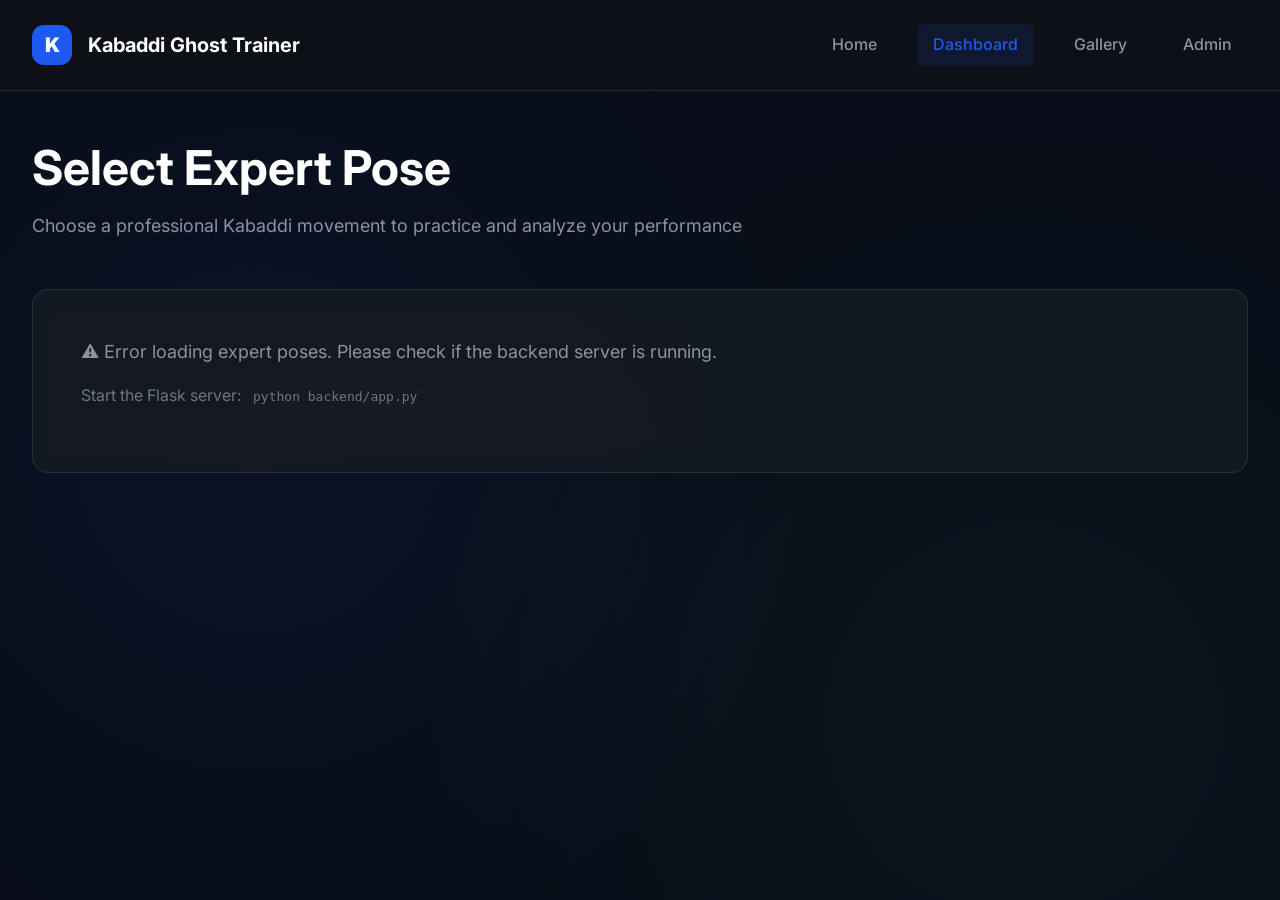
<file: frontend/upload.html>
<!DOCTYPE html>
<html lang="en">

<head>
  <meta charset="UTF-8">
  <meta name="viewport" content="width=device-width, initial-scale=1.0">
  <title>Upload Video - Kabaddi Ghost Trainer</title>
  <link rel="stylesheet" href="style.css">
  <link href="https://fonts.googleapis.com/css2?family=Inter:wght@400;500;600;700;900&display=swap" rel="stylesheet">
</head>

<body>
  <!-- Header -->
  <header class="header">
    <div class="container header-content">
      <div class="logo">
        <div class="logo-icon">K</div>
        <span>Kabaddi Ghost Trainer</span>
      </div>
      <nav class="nav">
        <a href="index.html" class="nav-link">Home</a>
        <a href="dashboard.html" class="nav-link">Dashboard</a>
        <a href="gallery.html" class="nav-link">Gallery</a>
        <a href="admin.html" class="nav-link">Admin</a>
      </nav>
    </div>
  </header>

  <!-- Main Content -->
  <main class="container" style="padding-top: 3rem; padding-bottom: 4rem;">
    <section class="mb-xl">
      <a href="dashboard.html"
        style="display: inline-flex; align-items: center; gap: 0.5rem; color: var(--accent-blue); margin-bottom: 1rem;">
        ← Back to Dashboard
      </a>
      <h1 class="fade-in">Upload Your Video</h1>
      <p class="fade-in" style="font-size: 1.125rem;">
        Selected Pose: <strong id="selected-pose-name" style="color: var(--success-green);">Loading...</strong>
      </p>
    </section>

    <div class="grid grid-2">
      <!-- Upload Section -->
      <div class="card">
        <h3 style="margin-bottom: 1.5rem;">Upload Your Attempt</h3>

        <form id="upload-form">
          <div class="form-group">
            <label class="form-label">Video File *</label>
            <div class="file-upload">
              <input type="file" id="video-file" class="file-upload-input" accept="video/*" required>
              <label for="video-file" class="file-upload-label">
                <div class="file-upload-icon">📹</div>
                <div>
                  <p style="font-weight: 600; margin-bottom: 0.25rem;">Click to upload video</p>
                  <p style="font-size: 0.875rem; color: var(--text-muted); margin: 0;">MP4, AVI, MOV up to 100MB</p>
                </div>
              </label>
            </div>
            <div id="file-info" class="mt-sm hidden">
              <p style="color: var(--success-green); font-size: 0.875rem;">
                ✓ <span id="file-name"></span> (<span id="file-size"></span>)
              </p>
            </div>
          </div>

          <!-- Video Preview -->
          <div id="video-preview" class="form-group hidden">
            <label class="form-label">Preview</label>
            <div class="video-container">
              <video id="preview-player" class="video-player" controls></video>
            </div>
          </div>

          <!-- Progress Bar -->
          <div id="upload-progress" class="form-group hidden">
            <label class="form-label">Upload Progress</label>
            <div class="progress-bar">
              <div id="progress-fill" class="progress-fill" style="width: 0%"></div>
            </div>
            <p id="progress-text" class="text-center mt-sm" style="font-size: 0.875rem; color: var(--text-secondary);">
            </p>
          </div>

          <button type="submit" class="btn btn-primary" style="width: 100%; margin-top: 1rem;" id="submit-btn">
            Start Analysis →
          </button>
        </form>
      </div>

      <!-- Instructions Section -->
      <div class="card">
        <h3 style="margin-bottom: 1.5rem;">📋 Recording Guidelines</h3>

        <div style="display: flex; flex-direction: column; gap: 1rem;">
          <div
            style="padding: 1rem; background: var(--bg-tertiary); border-radius: var(--radius-md); border-left: 3px solid var(--success-green);">
            <h4 style="margin: 0 0 0.5rem 0; font-size: 1rem;">✓ Full Body Visible</h4>
            <p style="margin: 0; font-size: 0.875rem; color: var(--text-secondary);">
              Ensure your entire body is in frame from head to feet
            </p>
          </div>

          <div
            style="padding: 1rem; background: var(--bg-tertiary); border-radius: var(--radius-md); border-left: 3px solid var(--success-green);">
            <h4 style="margin: 0 0 0.5rem 0; font-size: 1rem;">✓ Good Lighting</h4>
            <p style="margin: 0; font-size: 0.875rem; color: var(--text-secondary);">
              Record in well-lit environment for better pose detection
            </p>
          </div>

          <div
            style="padding: 1rem; background: var(--bg-tertiary); border-radius: var(--radius-md); border-left: 3px solid var(--success-green);">
            <h4 style="margin: 0 0 0.5rem 0; font-size: 1rem;">✓ Stable Camera</h4>
            <p style="margin: 0; font-size: 0.875rem; color: var(--text-secondary);">
              Use a tripod or stable surface, avoid handheld recording
            </p>
          </div>

          <div
            style="padding: 1rem; background: var(--bg-tertiary); border-radius: var(--radius-md); border-left: 3px solid var(--accent-blue);">
            <h4 style="margin: 0 0 0.5rem 0; font-size: 1rem;">💡 Replicate the Movement</h4>
            <p style="margin: 0; font-size: 0.875rem; color: var(--text-secondary);">
              Perform the exact movement shown in the expert pose
            </p>
          </div>

          <div
            style="padding: 1rem; background: var(--bg-tertiary); border-radius: var(--radius-md); border-left: 3px solid var(--accent-blue);">
            <h4 style="margin: 0 0 0.5rem 0; font-size: 1rem;">⏱️ Duration</h4>
            <p style="margin: 0; font-size: 0.875rem; color: var(--text-secondary);">
              2-10 seconds recommended, DTW will handle speed differences
            </p>
          </div>
        </div>
      </div>
    </div>
  </main>

  <script src="app.js"></script>
  <script>
    console.log('[UPLOAD] Script loaded');

    document.addEventListener('DOMContentLoaded', () => {
      console.log('[UPLOAD] DOM loaded');
      const poseName = sessionStorage.getItem('selectedPoseName');
      const poseId = sessionStorage.getItem('selectedPoseId');
      if (!poseId) {
        console.log('[UPLOAD] No pose selected, redirecting to dashboard');
        window.location.href = 'dashboard.html';
        return;
      }
      console.log('[UPLOAD] Selected pose:', poseName, poseId);
      document.getElementById('selected-pose-name').textContent = poseName || 'Unknown Pose';
    });
    const fileInput = document.getElementById('video-file');
    const fileInfo = document.getElementById('file-info');
    const videoPreview = document.getElementById('video-preview');
    const previewPlayer = document.getElementById('preview-player');
    fileInput.addEventListener('change', (e) => {
      console.log('[UPLOAD] File selected');
      const file = e.target.files[0];
      if (!file) return;
      document.getElementById('file-name').textContent = file.name;
      document.getElementById('file-size').textContent = formatFileSize(file.size);
      fileInfo.classList.remove('hidden');
      const url = URL.createObjectURL(file);
      previewPlayer.src = url;
      videoPreview.classList.remove('hidden');
    });
    const uploadForm = document.getElementById('upload-form');
    const submitBtn = document.getElementById('submit-btn');
    const uploadProgress = document.getElementById('upload-progress');
    const progressFill = document.getElementById('progress-fill');
    const progressText = document.getElementById('progress-text');
    uploadForm.addEventListener('submit', async (e) => {
      e.preventDefault();
      e.stopPropagation();
      console.log('[UPLOAD] Form submit handler called');
      const file = fileInput.files[0];
      if (!file) {
        alert('Please select a video file');
        return;
      }
      const poseId = sessionStorage.getItem('selectedPoseId');
      if (!poseId) {
        alert('No pose selected');
        return;
      }
      try {
        console.log('[UPLOAD] Starting upload process');
        uploadProgress.classList.remove('hidden');
        submitBtn.disabled = true;
        submitBtn.textContent = 'Processing...';
        const formData = new FormData();
        formData.append('video', file);
        formData.append('pose_id', poseId);

        // Always use localhost:5000 for backend (handles file://, http://, etc.)
        const baseURL = 'http://localhost:5000';

        // Step 1: Upload video
        console.log('[UPLOAD] Uploading to:', baseURL + '/api/upload-user-video');
        progressText.textContent = 'Uploading video...';

        const uploadResponse = await fetch(baseURL + '/api/upload-user-video', {
          method: 'POST',
          body: formData
        });
        console.log('[UPLOAD] Upload response status:', uploadResponse.status);

        if (!uploadResponse.ok) {
          throw new Error('Upload failed with status ' + uploadResponse.status);
        }
        const uploadResult = await uploadResponse.json();
        console.log('[UPLOAD] Upload result:', uploadResult);
        progressFill.style.width = '30%';

        // Step 2: Start analysis (async)
        console.log('[UPLOAD] Starting async analysis...');
        progressText.textContent = 'Starting analysis...';

        const analyzePayload = {
          session_id: uploadResult.session_id,
          pose_id: poseId,
          user_video_path: uploadResult.video_path
        };
        console.log('[UPLOAD] Analyze payload:', analyzePayload);

        const analyzeResponse = await fetch(baseURL + '/api/analyze', {
          method: 'POST',
          headers: { 'Content-Type': 'application/json' },
          body: JSON.stringify(analyzePayload)
        });

        if (!analyzeResponse.ok) {
          throw new Error('Analysis start failed with status ' + analyzeResponse.status);
        }

        const analyzeResult = await analyzeResponse.json();
        console.log('[UPLOAD] Analysis started:', analyzeResult);

        // Step 3: Poll for status
        progressFill.style.width = '40%';
        progressText.textContent = 'Processing (this may take 30-60 seconds)...';

        const sessionId = analyzeResult.session_id;
        let completed = false;

        while (!completed) {
          await new Promise(r => setTimeout(r, 2000)); // Poll every 2 seconds

          console.log('[UPLOAD] Polling status...');
          const statusResponse = await fetch(baseURL + `/api/status/${sessionId}`);

          if (!statusResponse.ok) {
            throw new Error('Status check failed');
          }

          const status = await statusResponse.json();
          console.log('[UPLOAD] Status:', status);

          // Update progress bar
          const progress = 40 + (status.progress * 0.6); // Map 0-100 to 40-100
          progressFill.style.width = progress + '%';
          progressText.textContent = status.message;

          if (status.status === 'complete') {
            completed = true;
            console.log('[UPLOAD] Analysis complete!');
            progressFill.style.width = '100%';
            progressText.textContent = 'Complete! Redirecting...';

            // Store session ID and redirect
            sessionStorage.setItem('sessionId', sessionId);
            setTimeout(() => {
              window.location.href = 'results.html';
            }, 1000);

          } else if (status.status === 'error') {
            throw new Error(status.error || 'Analysis failed');
          }
        }

      } catch (error) {
        console.error('[UPLOAD] ERROR:', error);
        alert('Error: ' + error.message + '\n\nCheck console for details.');
        submitBtn.disabled = false;
        submitBtn.textContent = 'Start Analysis →';
        progressFill.style.width = '0%';
        uploadProgress.classList.add('hidden');
      }
    });
    function formatFileSize(bytes) {
      if (bytes === 0) return '0 Bytes';
      const k = 1024;
      const sizes = ['Bytes', 'KB', 'MB', 'GB'];
      const i = Math.floor(Math.log(bytes) / Math.log(k));
      return parseFloat((bytes / Math.pow(k, i)).toFixed(2)) + ' ' + sizes[i];
    }
    console.log('[UPLOAD] All event handlers registered');
  </script>
</body>

</html>
</file>
<file: frontend/style.css>
/* ============================================================================
   Kabaddi Ghost Trainer - Design System
   Color Palette inspired by provided reference
   ============================================================================ */

:root {
    /* Primary Colors - Dark Theme */
    --bg-primary: #0a0e1a;
    --bg-secondary: #0d1117;
    --bg-tertiary: #161b22;
    --bg-card: rgba(22, 27, 34, 0.8);
    
    /* Accent Colors */
    --accent-blue: #1e59f2;
    --accent-blue-hover: #2d6adf;
    --accent-blue-light: rgba(30, 89, 242, 0.1);
    
    /* Success/Complete Colors */
    --success-green: #00ff87;
    --success-green-dark: #00d66f;
    --success-green-light: rgba(0, 255, 135, 0.1);
    
    /* Text Colors */
    --text-primary: #ffffff;
    --text-secondary: #8b949e;
    --text-muted: #6e7681;
    
    /* Border Colors */
    --border-primary: rgba(48, 54, 61, 0.8);
    --border-accent: rgba(30, 89, 242, 0.3);
    --border-success: rgba(0, 255, 135, 0.3);
    
    /* Shadows */
    --shadow-sm: 0 2px 8px rgba(0, 0, 0, 0.4);
    --shadow-md: 0 4px 16px rgba(0, 0, 0, 0.5);
    --shadow-lg: 0 8px 32px rgba(0, 0, 0, 0.6);
    
    /* Glassmorphism */
    --glass-bg: rgba(22, 27, 34, 0.6);
    --glass-border: rgba(255, 255, 255, 0.05);
    
    /* Spacing */
    --spacing-xs: 0.5rem;
    --spacing-sm: 1rem;
    --spacing-md: 1.5rem;
    --spacing-lg: 2rem;
    --spacing-xl: 3rem;
    
    /* Border Radius */
    --radius-sm: 6px;
    --radius-md: 12px;
    --radius-lg: 16px;
    --radius-full: 9999px;
    
    /* Transitions */
    --transition-fast: 150ms ease;
    --transition-base: 250ms ease;
    --transition-slow: 400ms ease;
}

/* ============================================================================
   Base Styles
   ============================================================================ */

* {
    margin: 0;
    padding: 0;
    box-sizing: border-box;
}

html {
    scroll-behavior: smooth;
}

body {
    font-family: 'Inter', -apple-system, BlinkMacSystemFont, 'Segoe UI', Roboto, sans-serif;
    background: var(--bg-primary);
    color: var(--text-primary);
    line-height: 1.6;
    min-height: 100vh;
    overflow-x: hidden;
}

/* Animated Background */
body::before {
    content: '';
    position: fixed;
    top: 0;
    left: 0;
    width: 100%;
    height: 100%;
    background: 
        radial-gradient(circle at 20% 50%, rgba(30, 89, 242, 0.05) 0%, transparent 50%),
        radial-gradient(circle at 80% 80%, rgba(0, 255, 135, 0.03) 0%, transparent 50%);
    pointer-events: none;
    z-index: -1;
}

/* ============================================================================
   Typography
   ============================================================================ */

h1, h2, h3, h4, h5, h6 {
    font-weight: 700;
    line-height: 1.2;
    margin-bottom: var(--spacing-sm);
}

h1 { font-size: 3rem; }
h2 { font-size: 2.25rem; }
h3 { font-size: 1.75rem; }
h4 { font-size: 1.5rem; }
h5 { font-size: 1.25rem; }
h6 { font-size: 1rem; }

p {
    margin-bottom: var(--spacing-sm);
    color: var(--text-secondary);
}

a {
    color: var(--accent-blue);
    text-decoration: none;
    transition: color var(--transition-fast);
}

a:hover {
    color: var(--accent-blue-hover);
}

/* ============================================================================
   Layout Components
   ============================================================================ */

.container {
    max-width: 1400px;
    margin: 0 auto;
    padding: 0 var(--spacing-lg);
}

.header {
    background: var(--bg-secondary);
    border-bottom: 1px solid var(--border-primary);
    padding: var(--spacing-md) 0;
    position: sticky;
    top: 0;
    z-index: 100;
    backdrop-filter: blur(10px);
}

.header-content {
    display: flex;
    justify-content: space-between;
    align-items: center;
}

.logo {
    display: flex;
    align-items: center;
    gap: var(--spacing-sm);
    font-size: 1.25rem;
    font-weight: 700;
}

.logo-icon {
    width: 40px;
    height: 40px;
    background: var(--accent-blue);
    border-radius: var(--radius-md);
    display: flex;
    align-items: center;
    justify-content: center;
    color: white;
    font-weight: 900;
}

.nav {
    display: flex;
    gap: var(--spacing-md);
    align-items: center;
}

.nav-link {
    color: var(--text-secondary);
    padding: var(--spacing-xs) var(--spacing-sm);
    border-radius: var(--radius-sm);
    transition: all var(--transition-fast);
    font-weight: 500;
}

.nav-link:hover {
    color: var(--text-primary);
    background: var(--accent-blue-light);
}

.nav-link.active {
    color: var(--accent-blue);
    background: var(--accent-blue-light);
}

/* ============================================================================
   Card Components
   ============================================================================ */

.card {
    background: var(--bg-card);
    border: 1px solid var(--border-primary);
    border-radius: var(--radius-lg);
    padding: var(--spacing-lg);
    backdrop-filter: blur(10px);
    transition: all var(--transition-base);
}

.card:hover {
    border-color: var(--border-accent);
    box-shadow: var(--shadow-md);
    transform: translateY(-2px);
}

.card-header {
    display: flex;
    align-items: center;
    gap: var(--spacing-sm);
    margin-bottom: var(--spacing-md);
}

.card-number {
    width: 48px;
    height: 48px;
    border-radius: var(--radius-full);
    display: flex;
    align-items: center;
    justify-content: center;
    font-size: 1.25rem;
    font-weight: 700;
    border: 2px solid var(--accent-blue);
    color: var(--accent-blue);
    background: var(--accent-blue-light);
}

.card-number.success {
    border-color: var(--success-green);
    color: var(--success-green);
    background: var(--success-green-light);
}

.card-title {
    font-size: 1.5rem;
    margin: 0;
}

.card-description {
    color: var(--text-secondary);
    margin: 0;
}

/* ============================================================================
   Button Components
   ============================================================================ */

.btn {
    display: inline-flex;
    align-items: center;
    justify-content: center;
    gap: var(--spacing-xs);
    padding: 0.75rem 1.5rem;
    border: none;
    border-radius: var(--radius-md);
    font-size: 1rem;
    font-weight: 600;
    cursor: pointer;
    transition: all var(--transition-base);
    text-decoration: none;
    position: relative;
    overflow: hidden;
}

.btn::before {
    content: '';
    position: absolute;
    top: 50%;
    left: 50%;
    width: 0;
    height: 0;
    border-radius: 50%;
    background: rgba(255, 255, 255, 0.1);
    transform: translate(-50%, -50%);
    transition: width 0.6s, height 0.6s;
}

.btn:hover::before {
    width: 300px;
    height: 300px;
}

.btn-primary {
    background: var(--accent-blue);
    color: white;
}

.btn-primary:hover {
    background: var(--accent-blue-hover);
    box-shadow: 0 4px 16px rgba(30, 89, 242, 0.4);
}

.btn-success {
    background: var(--success-green);
    color: var(--bg-primary);
}

.btn-success:hover {
    background: var(--success-green-dark);
    box-shadow: 0 4px 16px rgba(0, 255, 135, 0.4);
}

.btn-secondary {
    background: var(--bg-tertiary);
    color: var(--text-primary);
    border: 1px solid var(--border-primary);
}

.btn-secondary:hover {
    border-color: var(--border-accent);
    background: var(--bg-card);
}

.btn:disabled {
    opacity: 0.5;
    cursor: not-allowed;
}

/* ============================================================================
   Form Components
   ============================================================================ */

.form-group {
    margin-bottom: var(--spacing-md);
}

.form-label {
    display: block;
    margin-bottom: var(--spacing-xs);
    color: var(--text-primary);
    font-weight: 600;
}

.form-input,
.form-textarea,
.form-select {
    width: 100%;
    padding: 0.75rem 1rem;
    background: var(--bg-tertiary);
    border: 1px solid var(--border-primary);
    border-radius: var(--radius-md);
    color: var(--text-primary);
    font-size: 1rem;
    transition: all var(--transition-fast);
}

.form-input:focus,
.form-textarea:focus,
.form-select:focus {
    outline: none;
    border-color: var(--accent-blue);
    box-shadow: 0 0 0 3px var(--accent-blue-light);
}

.form-textarea {
    resize: vertical;
    min-height: 120px;
}

/* File Upload */
.file-upload {
    position: relative;
    display: block;
}

.file-upload-input {
    position: absolute;
    opacity: 0;
    width: 0;
    height: 0;
}

.file-upload-label {
    display: flex;
    flex-direction: column;
    align-items: center;
    justify-content: center;
    gap: var(--spacing-sm);
    padding: var(--spacing-xl);
    border: 2px dashed var(--border-primary);
    border-radius: var(--radius-lg);
    background: var(--bg-tertiary);
    cursor: pointer;
    transition: all var(--transition-base);
}

.file-upload-label:hover {
    border-color: var(--accent-blue);
    background: var(--accent-blue-light);
}

.file-upload-icon {
    font-size: 3rem;
    color: var(--accent-blue);
}

/* ============================================================================
   Grid Layouts
   ============================================================================ */

.grid {
    display: grid;
    gap: var(--spacing-lg);
}

.grid-2 {
    grid-template-columns: repeat(auto-fit, minmax(300px, 1fr));
}

.grid-3 {
    grid-template-columns: repeat(auto-fit, minmax(280px, 1fr));
}

.grid-4 {
    grid-template-columns: repeat(auto-fit, minmax(250px, 1fr));
}

/* ============================================================================
   Status Badges
   ============================================================================ */

.badge {
    display: inline-flex;
    align-items: center;
    gap: 0.5rem;
    padding: 0.375rem 0.75rem;
    border-radius: var(--radius-full);
    font-size: 0.875rem;
    font-weight: 600;
}

.badge-success {
    background: var(--success-green-light);
    color: var(--success-green);
    border: 1px solid var(--border-success);
}

.badge-info {
    background: var(--accent-blue-light);
    color: var(--accent-blue);
    border: 1px solid var(--border-accent);
}

.badge-dot {
    width: 8px;
    height: 8px;
    border-radius: 50%;
    background: currentColor;
}

/* ============================================================================
   Progress Components
   ============================================================================ */

.progress-bar {
    width: 100%;
    height: 8px;
    background: var(--bg-tertiary);
    border-radius: var(--radius-full);
    overflow: hidden;
}

.progress-fill {
    height: 100%;
    background: linear-gradient(90deg, var(--accent-blue), var(--success-green));
    border-radius: var(--radius-full);
    transition: width var(--transition-slow);
}

/* ============================================================================
   Video Player
   ============================================================================ */

.video-container {
    position: relative;
    width: 100%;
    border-radius: var(--radius-lg);
    overflow: hidden;
    background: var(--bg-tertiary);
}

.video-player {
    width: 100%;
    display: block;
}

/* ============================================================================
   Loading States
   ============================================================================ */

.spinner {
    width: 40px;
    height: 40px;
    border: 4px solid var(--bg-tertiary);
    border-top-color: var(--accent-blue);
    border-radius: 50%;
    animation: spin 0.8s linear infinite;
}

@keyframes spin {
    to { transform: rotate(360deg); }
}

.loading-overlay {
    position: fixed;
    top: 0;
    left: 0;
    width: 100%;
    height: 100%;
    background: rgba(10, 14, 26, 0.9);
    display: flex;
    flex-direction: column;
    align-items: center;
    justify-content: center;
    gap: var(--spacing-md);
    z-index: 1000;
    backdrop-filter: blur(8px);
}

/* ============================================================================
   Utility Classes
   ============================================================================ */

.text-center { text-align: center; }
.text-right { text-align: right; }

.mt-xs { margin-top: var(--spacing-xs); }
.mt-sm { margin-top: var(--spacing-sm); }
.mt-md { margin-top: var(--spacing-md); }
.mt-lg { margin-top: var(--spacing-lg); }
.mt-xl { margin-top: var(--spacing-xl); }

.mb-xs { margin-bottom: var(--spacing-xs); }
.mb-sm { margin-bottom: var(--spacing-sm); }
.mb-md { margin-bottom: var(--spacing-md); }
.mb-lg { margin-bottom: var(--spacing-lg); }
.mb-xl { margin-bottom: var(--spacing-xl); }

.hidden { display: none; }

/* ============================================================================
   Responsive Design
   ============================================================================ */

@media (max-width: 768px) {
    h1 { font-size: 2rem; }
    h2 { font-size: 1.75rem; }
    h3 { font-size: 1.5rem; }
    
    .header-content {
        flex-direction: column;
        gap: var(--spacing-sm);
    }
    
    .nav {
        flex-wrap: wrap;
        justify-content: center;
    }
    
    .grid-2,
    .grid-3,
    .grid-4 {
        grid-template-columns: 1fr;
    }
}

/* ============================================================================
   Animations
   ============================================================================ */

@keyframes fadeIn {
    from {
        opacity: 0;
        transform: translateY(20px);
    }
    to {
        opacity: 1;
        transform: translateY(0);
    }
}

.fade-in {
    animation: fadeIn 0.6s ease;
}

@keyframes slideIn {
    from {
        opacity: 0;
        transform: translateX(-20px);
    }
    to {
        opacity: 1;
        transform: translateX(0);
    }
}

.slide-in {
    animation: slideIn 0.4s ease;
}
</file>
